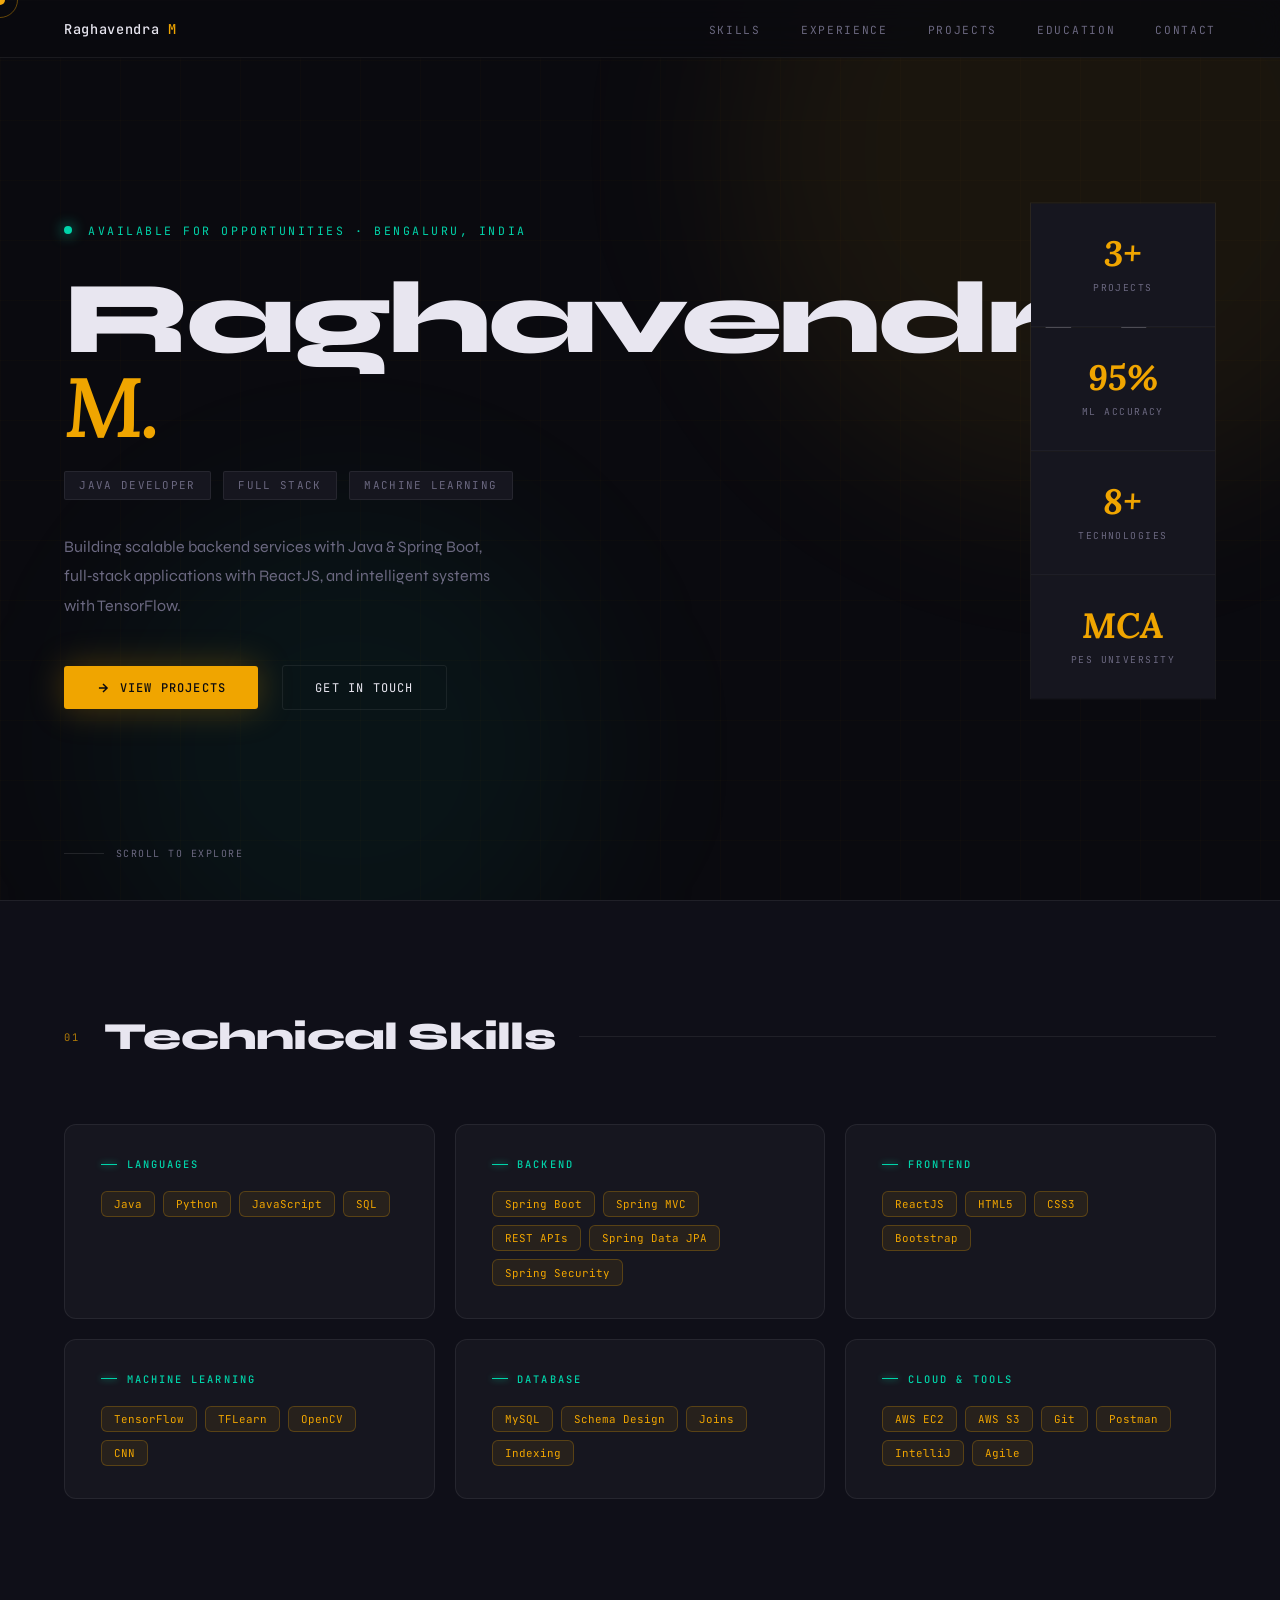
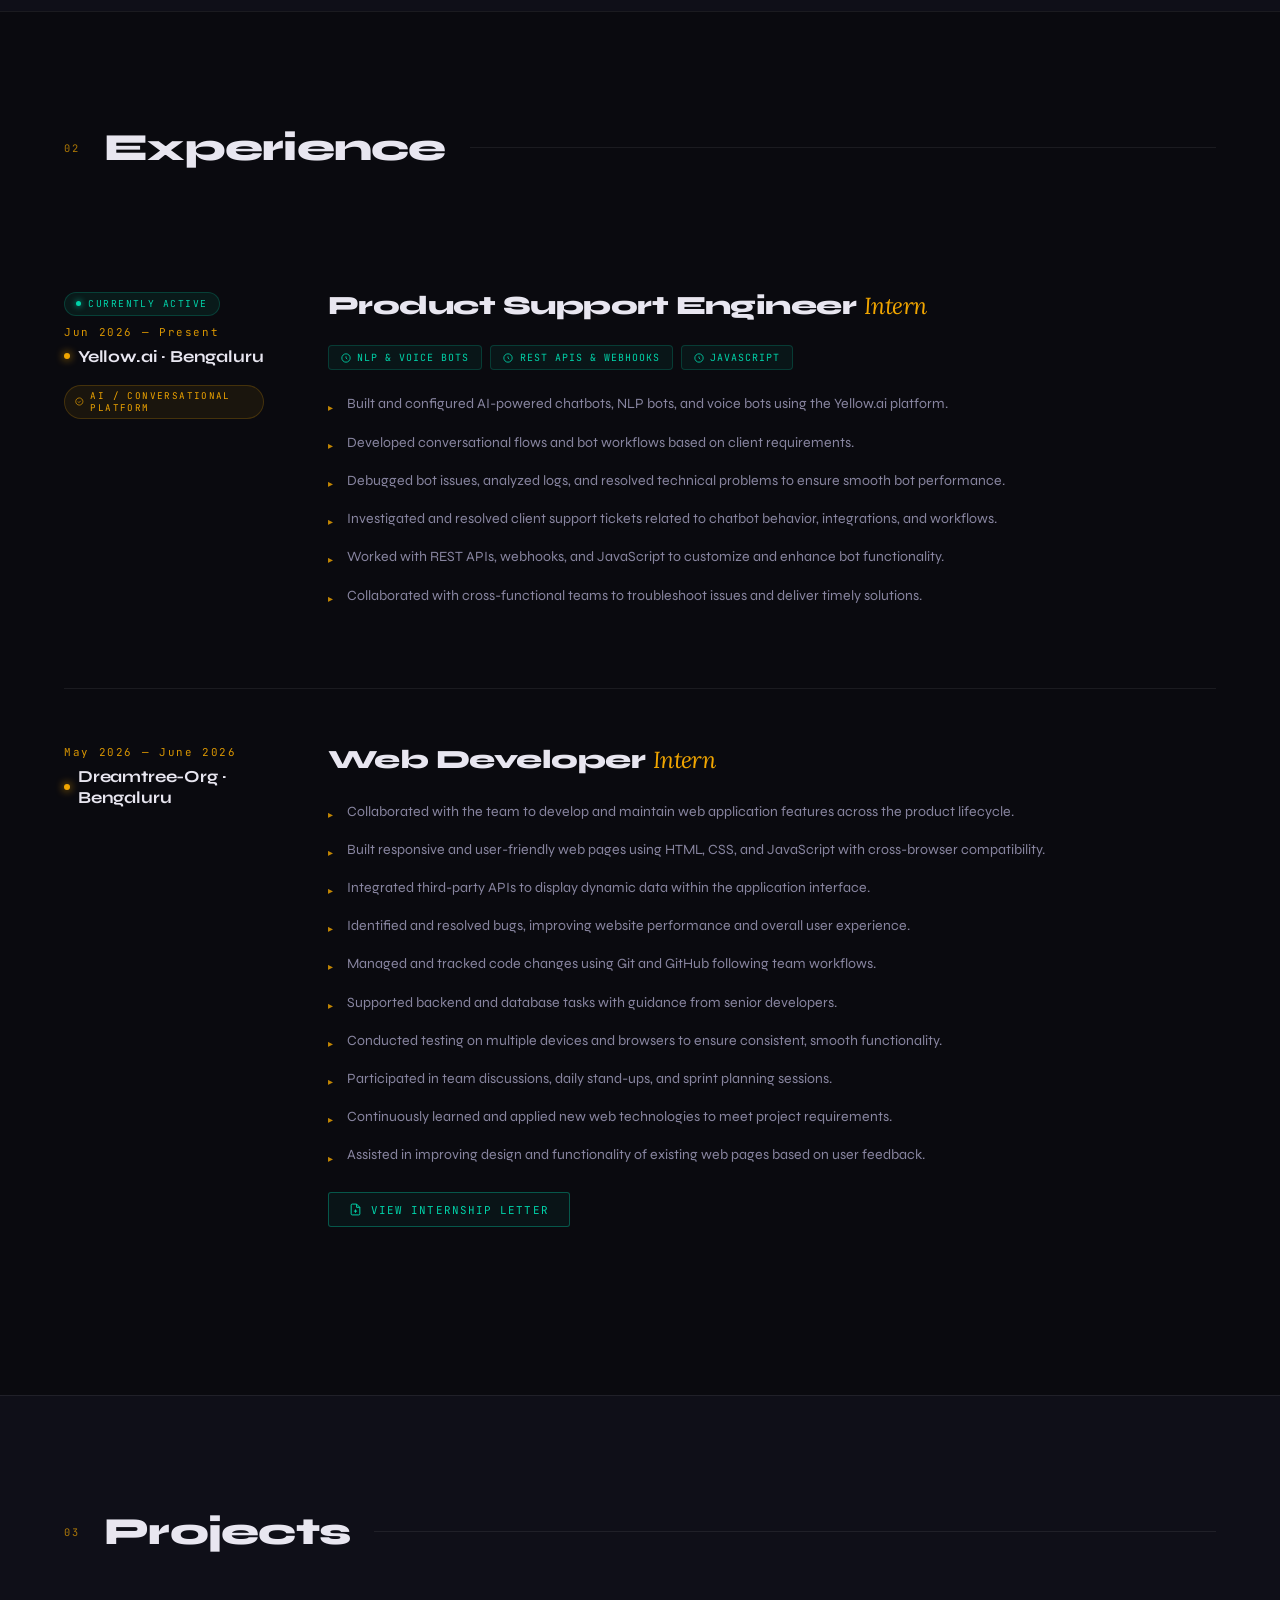
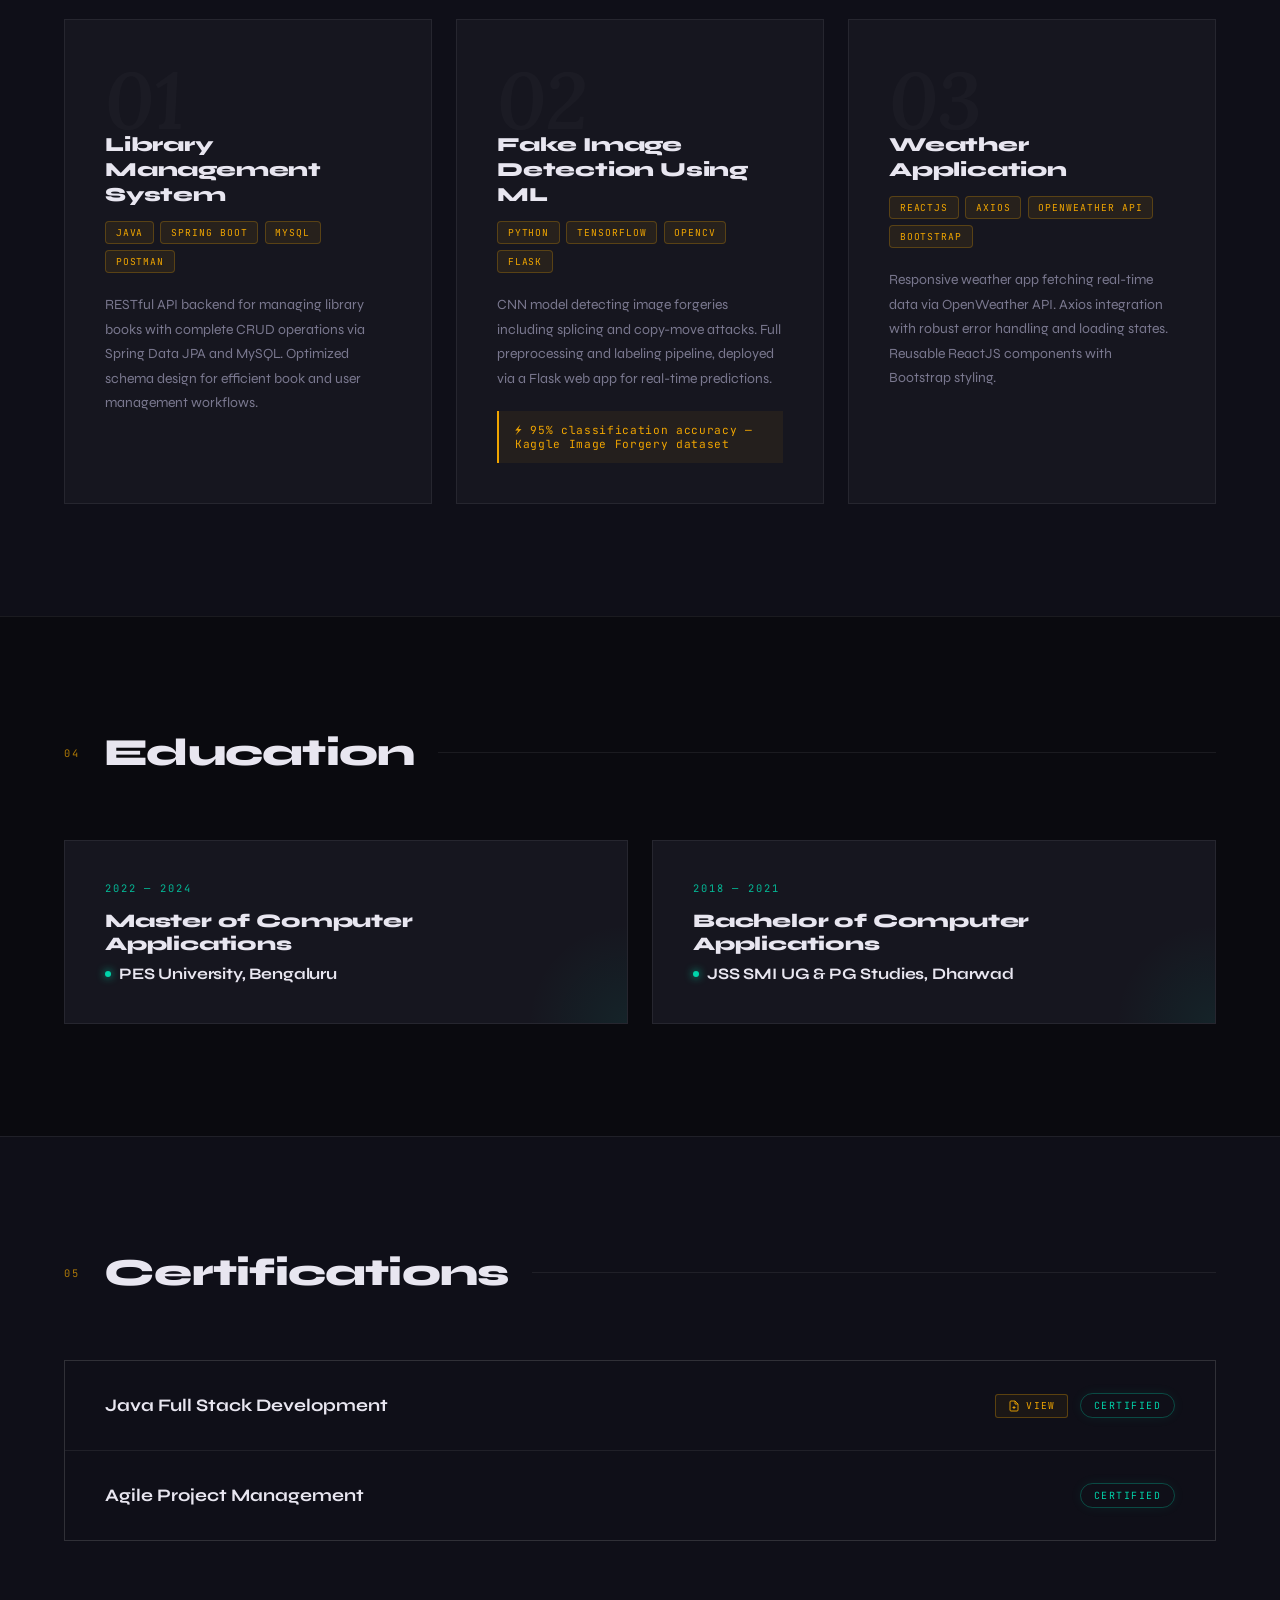
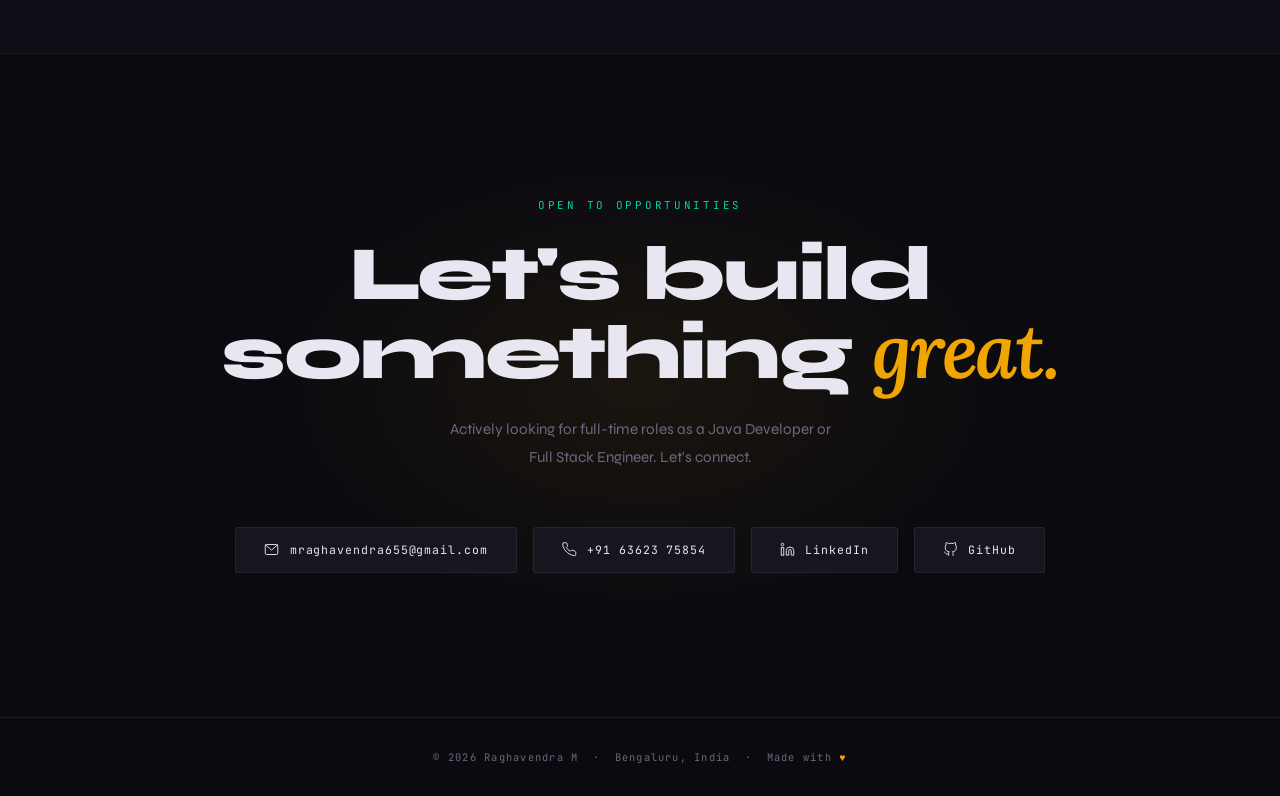
<file: index.html>
<!doctype html>
<html lang="en">
  <head>
    <meta charset="UTF-8" />
    <meta name="viewport" content="width=device-width, initial-scale=1.0" />
    <title>Raghavendra M — Java Developer</title>
    <link
      href="https://fonts.googleapis.com/css2?family=Syne:wght@400;500;600;700;800&family=JetBrains+Mono:wght@300;400;500&family=Lora:ital,wght@0,400;1,400;1,600&display=swap"
      rel="stylesheet"
    />
    <link rel="stylesheet" href="styles.css" />
  </head>
  <body>
    <div class="cursor" id="cursor"></div>
    <div class="cursor-ring" id="cursorRing"></div>

    <!-- NAV -->
    <nav>
      <a class="nav-logo" href="#hero">Raghavendra <span>M</span></a>
      <ul class="nav-links">
        <li><a href="#skills">Skills</a></li>
        <li><a href="#experience">Experience</a></li>
        <li><a href="#projects">Projects</a></li>
        <li><a href="#education">Education</a></li>
        <li><a href="#contact">Contact</a></li>
      </ul>
    </nav>

    <!-- HERO -->
    <section id="hero">
      <div class="glow-orb orb1"></div>
      <div class="glow-orb orb2"></div>

      <div class="hero-inner">
        <div class="hero-eyebrow">
          <div class="eyebrow-dot"></div>
          <span>Available for opportunities · Bengaluru, India</span>
        </div>

        <h1 class="hero-name">
          <span class="line1">Raghavendra</span>
          <span class="line2">M.</span>
        </h1>

        <div class="hero-badges">
          <span class="hero-badge">Java Developer</span>
          <span class="hero-badge">Full Stack</span>
          <span class="hero-badge">Machine Learning</span>
        </div>

        <p class="hero-desc">
          Building scalable backend services with Java &amp; Spring Boot,
          full‑stack applications with ReactJS, and intelligent systems with
          TensorFlow.
        </p>

        <div class="hero-actions">
          <a href="#projects" class="btn btn-primary">
            <svg width="14" height="14" viewBox="0 0 24 24" fill="none" stroke="currentColor" stroke-width="2.5">
              <path d="M5 12h14M12 5l7 7-7 7" />
            </svg>
            View Projects
          </a>
          <a href="mailto:mraghavendra655@gmail.com" class="btn btn-ghost">Get In Touch</a>
        </div>
      </div>

      <div class="hero-stats-strip">
        <div class="hstat">
          <span class="hstat-n">3+</span><span class="hstat-l">Projects</span>
        </div>
        <div class="hstat">
          <span class="hstat-n">95%</span><span class="hstat-l">ML Accuracy</span>
        </div>
        <div class="hstat">
          <span class="hstat-n">8+</span><span class="hstat-l">Technologies</span>
        </div>
        <div class="hstat">
          <span class="hstat-n">MCA</span><span class="hstat-l">PES University</span>
        </div>
      </div>

      <div class="scroll-hint">
        <div class="scroll-line"></div>
        Scroll to explore
      </div>
    </section>

    <!-- SKILLS -->
    <section id="skills">
      <div class="sec-head">
        <span class="sec-num">01</span>
        <h2 class="sec-title">Technical Skills</h2>
        <div class="sec-line"></div>
      </div>
      <div class="skills-grid reveal">
        <div class="skill-cat">
          <div class="skill-cat-label">Languages</div>
          <div class="skill-tags">
            <span class="skill-tag">Java</span>
            <span class="skill-tag">Python</span>
            <span class="skill-tag">JavaScript</span>
            <span class="skill-tag">SQL</span>
          </div>
        </div>
        <div class="skill-cat">
          <div class="skill-cat-label">Backend</div>
          <div class="skill-tags">
            <span class="skill-tag">Spring Boot</span>
            <span class="skill-tag">Spring MVC</span>
            <span class="skill-tag">REST APIs</span>
            <span class="skill-tag">Spring Data JPA</span>
            <span class="skill-tag">Spring Security</span>
          </div>
        </div>
        <div class="skill-cat">
          <div class="skill-cat-label">Frontend</div>
          <div class="skill-tags">
            <span class="skill-tag">ReactJS</span>
            <span class="skill-tag">HTML5</span>
            <span class="skill-tag">CSS3</span>
            <span class="skill-tag">Bootstrap</span>
          </div>
        </div>
        <div class="skill-cat">
          <div class="skill-cat-label">Machine Learning</div>
          <div class="skill-tags">
            <span class="skill-tag">TensorFlow</span>
            <span class="skill-tag">TFLearn</span>
            <span class="skill-tag">OpenCV</span>
            <span class="skill-tag">CNN</span>
          </div>
        </div>
        <div class="skill-cat">
          <div class="skill-cat-label">Database</div>
          <div class="skill-tags">
            <span class="skill-tag">MySQL</span>
            <span class="skill-tag">Schema Design</span>
            <span class="skill-tag">Joins</span>
            <span class="skill-tag">Indexing</span>
          </div>
        </div>
        <div class="skill-cat">
          <div class="skill-cat-label">Cloud & Tools</div>
          <div class="skill-tags">
            <span class="skill-tag">AWS EC2</span>
            <span class="skill-tag">AWS S3</span>
            <span class="skill-tag">Git</span>
            <span class="skill-tag">Postman</span>
            <span class="skill-tag">IntelliJ</span>
            <span class="skill-tag">Agile</span>
          </div>
        </div>
      </div>
    </section>

    <!-- EXPERIENCE -->
    <section id="experience">
      <div class="sec-head">
        <span class="sec-num">02</span>
        <h2 class="sec-title">Experience</h2>
        <div class="sec-line"></div>
      </div>

      <!-- Yellow.ai (newest / current) -->
      <div class="exp-item reveal">
        <div class="exp-meta">
          <div class="exp-active-badge">
            <span class="dot"></span>
            Currently Active
          </div>
          <div class="exp-period">Jun 2026 — Present</div>
          <div class="exp-co">Yellow.ai · Bengaluru</div>
          <div class="exp-company-tag">
            <svg width="11" height="11" fill="none" stroke="currentColor" stroke-width="1.8" viewBox="0 0 24 24">
              <path d="M12 2C6.48 2 2 6.48 2 12s4.48 10 10 10 10-4.48 10-10S17.52 2 12 2z"/>
              <path d="M8 12l3 3 5-5"/>
            </svg>
            AI / Conversational Platform
          </div>
        </div>
        <div>
          <h3 class="exp-role">Product Support Engineer <em>Intern</em></h3>
          <div class="exp-highlights">
            <div class="exp-highlight-chip">
              <svg width="10" height="10" fill="none" stroke="currentColor" stroke-width="2" viewBox="0 0 24 24">
                <circle cx="12" cy="12" r="10"/><path d="M12 8v4l3 3"/>
              </svg>
              NLP &amp; Voice Bots
            </div>
            <div class="exp-highlight-chip">
              <svg width="10" height="10" fill="none" stroke="currentColor" stroke-width="2" viewBox="0 0 24 24">
                <circle cx="12" cy="12" r="10"/><path d="M12 8v4l3 3"/>
              </svg>
              REST APIs &amp; Webhooks
            </div>
            <div class="exp-highlight-chip">
              <svg width="10" height="10" fill="none" stroke="currentColor" stroke-width="2" viewBox="0 0 24 24">
                <circle cx="12" cy="12" r="10"/><path d="M12 8v4l3 3"/>
              </svg>
              JavaScript
            </div>
          </div>
          <ul class="exp-points">
            <li>Built and configured AI-powered chatbots, NLP bots, and voice bots using the Yellow.ai platform.</li>
            <li>Developed conversational flows and bot workflows based on client requirements.</li>
            <li>Debugged bot issues, analyzed logs, and resolved technical problems to ensure smooth bot performance.</li>
            <li>Investigated and resolved client support tickets related to chatbot behavior, integrations, and workflows.</li>
            <li>Worked with REST APIs, webhooks, and JavaScript to customize and enhance bot functionality.</li>
            <li>Collaborated with cross-functional teams to troubleshoot issues and deliver timely solutions.</li>
          </ul>
        </div>
      </div>

      <!-- Dreamtree-Org -->
      <div class="exp-item reveal">
        <div class="exp-meta">
          <div class="exp-period">May 2026 — June 2026</div>
          <div class="exp-co">Dreamtree-Org · Bengaluru</div>
        </div>
        <div>
          <h3 class="exp-role">Web Developer <em>Intern</em></h3>
          <ul class="exp-points">
            <li>Collaborated with the team to develop and maintain web application features across the product lifecycle.</li>
            <li>Built responsive and user-friendly web pages using HTML, CSS, and JavaScript with cross-browser compatibility.</li>
            <li>Integrated third-party APIs to display dynamic data within the application interface.</li>
            <li>Identified and resolved bugs, improving website performance and overall user experience.</li>
            <li>Managed and tracked code changes using Git and GitHub following team workflows.</li>
            <li>Supported backend and database tasks with guidance from senior developers.</li>
            <li>Conducted testing on multiple devices and browsers to ensure consistent, smooth functionality.</li>
            <li>Participated in team discussions, daily stand-ups, and sprint planning sessions.</li>
            <li>Continuously learned and applied new web technologies to meet project requirements.</li>
            <li>Assisted in improving design and functionality of existing web pages based on user feedback.</li>
          </ul>
          <a
            href="https://drive.google.com/file/d/1ZuC4lH9GkZEpxcIn4OFbIiVFKNxy6JQY/view?usp=sharing"
            target="_blank"
            rel="noopener noreferrer"
            class="view-letter-btn"
          >
            <svg width="13" height="13" fill="none" stroke="currentColor" stroke-width="1.8" viewBox="0 0 24 24">
              <path d="M14 2H6a2 2 0 0 0-2 2v16a2 2 0 0 0 2 2h12a2 2 0 0 0 2-2V8z"/>
              <polyline points="14,2 14,8 20,8"/>
              <line x1="12" y1="18" x2="12" y2="12"/>
              <line x1="9" y1="15" x2="15" y2="15"/>
            </svg>
            View Internship Letter
          </a>
        </div>
      </div>

      <!-- Kodnest Technologies -->
      <!--<div class="exp-item reveal">-->
      <!--  <div class="exp-meta">-->
      <!--    <div class="exp-period">Jun 2025 — Feb 2026</div>-->
      <!--    <div class="exp-co">Kodnest Technologies · Bengaluru</div>-->
      <!--  </div>-->
      <!--  <div>-->
      <!--    <h3 class="exp-role">Software Development <em>Intern</em></h3>-->
      <!--    <ul class="exp-points">-->
      <!--      <li>Developed backend applications using Java, Spring Boot, and Spring MVC.</li>-->
      <!--      <li>Implemented secure authentication and authorization using Spring Security.</li>-->
      <!--      <li>Built RESTful APIs and integrated them with ReactJS frontend applications.</li>-->
      <!--      <li>Designed and managed relational databases using MySQL with optimized schemas.</li>-->
      <!--      <li>Implemented data persistence using Spring Data JPA for reliable data operations.</li>-->
      <!--      <li>Collaborated in an Agile development environment using Git for version control.</li>-->
      <!--    </ul>-->
      <!--  </div>-->
      <!--</div>-->
    </section>

    <!-- PROJECTS -->
    <section id="projects">
      <div class="sec-head">
        <span class="sec-num">03</span>
        <h2 class="sec-title">Projects</h2>
        <div class="sec-line"></div>
      </div>
      <div class="proj-grid">
        <div class="proj-card reveal">
          <div class="proj-num">01</div>
          <h3 class="proj-title">Library Management System</h3>
          <div class="proj-stack">
            <span class="proj-tech">Java</span>
            <span class="proj-tech">Spring Boot</span>
            <span class="proj-tech">MySQL</span>
            <span class="proj-tech">Postman</span>
          </div>
          <p class="proj-desc">
            RESTful API backend for managing library books with complete CRUD
            operations via Spring Data JPA and MySQL. Optimized schema design
            for efficient book and user management workflows.
          </p>
        </div>
        <div class="proj-card reveal">
          <div class="proj-num">02</div>
          <h3 class="proj-title">Fake Image Detection Using ML</h3>
          <div class="proj-stack">
            <span class="proj-tech">Python</span>
            <span class="proj-tech">TensorFlow</span>
            <span class="proj-tech">OpenCV</span>
            <span class="proj-tech">Flask</span>
          </div>
          <p class="proj-desc">
            CNN model detecting image forgeries including splicing and copy-move
            attacks. Full preprocessing and labeling pipeline, deployed via a
            Flask web app for real-time predictions.
          </p>
          <div class="proj-accent">
            ⚡ 95% classification accuracy — Kaggle Image Forgery dataset
          </div>
        </div>
        <div class="proj-card reveal">
          <div class="proj-num">03</div>
          <h3 class="proj-title">Weather Application</h3>
          <div class="proj-stack">
            <span class="proj-tech">ReactJS</span>
            <span class="proj-tech">Axios</span>
            <span class="proj-tech">OpenWeather API</span>
            <span class="proj-tech">Bootstrap</span>
          </div>
          <p class="proj-desc">
            Responsive weather app fetching real-time data via OpenWeather API.
            Axios integration with robust error handling and loading states.
            Reusable ReactJS components with Bootstrap styling.
          </p>
        </div>
      </div>
    </section>

    <!-- EDUCATION -->
    <section id="education">
      <div class="sec-head">
        <span class="sec-num">04</span>
        <h2 class="sec-title">Education</h2>
        <div class="sec-line"></div>
      </div>
      <div class="edu-grid reveal">
        <div class="edu-card">
          <div class="edu-period">2022 — 2024</div>
          <div class="edu-degree">Master of Computer Applications</div>
          <div class="edu-school">PES University, Bengaluru</div>
        </div>
        <div class="edu-card">
          <div class="edu-period">2018 — 2021</div>
          <div class="edu-degree">Bachelor of Computer Applications</div>
          <div class="edu-school">JSS SMI UG &amp; PG Studies, Dharwad</div>
        </div>
      </div>
    </section>

    <!-- CERTIFICATIONS -->
    <section id="certifications">
      <div class="sec-head">
        <span class="sec-num">05</span>
        <h2 class="sec-title">Certifications</h2>
        <div class="sec-line"></div>
      </div>
      <div class="cert-list reveal">
        <div class="cert-item">
          <span class="cert-name">Java Full Stack Development</span>
          <div class="cert-right">
            <a
              href="https://drive.google.com/file/d/1qPHASPeHGAKbClj_C0sAdMEEumInwFrx/view?usp=sharing"
              target="_blank"
              rel="noopener noreferrer"
              class="cert-view-btn"
            >
              <svg width="12" height="12" fill="none" stroke="currentColor" stroke-width="1.8" viewBox="0 0 24 24">
                <path d="M14 2H6a2 2 0 0 0-2 2v16a2 2 0 0 0 2 2h12a2 2 0 0 0 2-2V8z"/>
                <polyline points="14,2 14,8 20,8"/>
                <line x1="12" y1="18" x2="12" y2="12"/>
                <line x1="9" y1="15" x2="15" y2="15"/>
              </svg>
              View
            </a>
            <span class="cert-pill">Certified</span>
          </div>
        </div>
        <div class="cert-item">
          <span class="cert-name">Agile Project Management</span>
          <span class="cert-pill">Certified</span>
        </div>
      </div>
    </section>

    <!-- CONTACT -->
    <section id="contact">
      <div class="contact-glow"></div>
      <p class="contact-tag">Open to Opportunities</p>
      <h2 class="contact-title">Let's build<br />something <em>great.</em></h2>
      <p class="contact-sub">
        Actively looking for full-time roles as a Java Developer or Full Stack
        Engineer. Let's connect.
      </p>
      <div class="contact-links">
        <a class="contact-link" href="mailto:mraghavendra655@gmail.com">
          <svg width="15" height="15" fill="none" stroke="currentColor" stroke-width="1.5" viewBox="0 0 24 24">
            <rect x="2" y="4" width="20" height="16" rx="2" />
            <path d="m2 4 10 9 10-9" />
          </svg>
          mraghavendra655@gmail.com
        </a>
        <a class="contact-link" href="tel:+916362375854">
          <svg width="15" height="15" fill="none" stroke="currentColor" stroke-width="1.5" viewBox="0 0 24 24">
            <path d="M22 16.92v3a2 2 0 0 1-2.18 2 19.79 19.79 0 0 1-8.63-3.07A19.5 19.5 0 0 1 4.07 12a19.79 19.79 0 0 1-3.07-8.67A2 2 0 0 1 3 1.18h3a2 2 0 0 1 2 1.72c.127.96.361 1.903.7 2.81a2 2 0 0 1-.45 2.11L7.09 8.91a16 16 0 0 0 6 6l1.27-1.27a2 2 0 0 1 2.11-.45c.907.339 1.85.573 2.81.7a2 2 0 0 1 1.72 2.02z" />
          </svg>
          +91 63623 75854
        </a>
        <a class="contact-link" href="https://linkedin.com/in/raghavendramanjunath" target="_blank">
          <svg width="15" height="15" fill="none" stroke="currentColor" stroke-width="1.5" viewBox="0 0 24 24">
            <path d="M16 8a6 6 0 0 1 6 6v7h-4v-7a2 2 0 0 0-2-2 2 2 0 0 0-2 2v7h-4v-7a6 6 0 0 1 6-6z" />
            <rect x="2" y="9" width="4" height="12" />
            <circle cx="4" cy="4" r="2" />
          </svg>
          LinkedIn
        </a>
        <a class="contact-link" href="https://github.com/Bunty-M" target="_blank" rel="noopener noreferrer">
          <svg width="15" height="15" fill="none" stroke="currentColor" stroke-width="1.5" viewBox="0 0 24 24">
            <path d="M9 19c-5 1.5-5-2.5-7-3m14 6v-3.87a3.37 3.37 0 0 0-.94-2.61c3.14-.35 6.44-1.54 6.44-7A5.44 5.44 0 0 0 20 4.77 5.07 5.07 0 0 0 19.91 1S18.73.65 16 2.48a13.38 13.38 0 0 0-7 0C6.27.65 5.09 1 5.09 1A5.07 5.07 0 0 0 5 4.77a5.44 5.44 0 0 0-1.5 3.78c0 5.42 3.3 6.61 6.44 7A3.37 3.37 0 0 0 9 18.13V22" />
          </svg>
          GitHub
        </a>
      </div>
    </section>

    <footer>
      <p>© 2026 Raghavendra M &nbsp;·&nbsp; Bengaluru, India &nbsp;·&nbsp; Made with <span>♥</span></p>
    </footer>

    <script src="script.js"></script>
  </body>
</html>
</file>
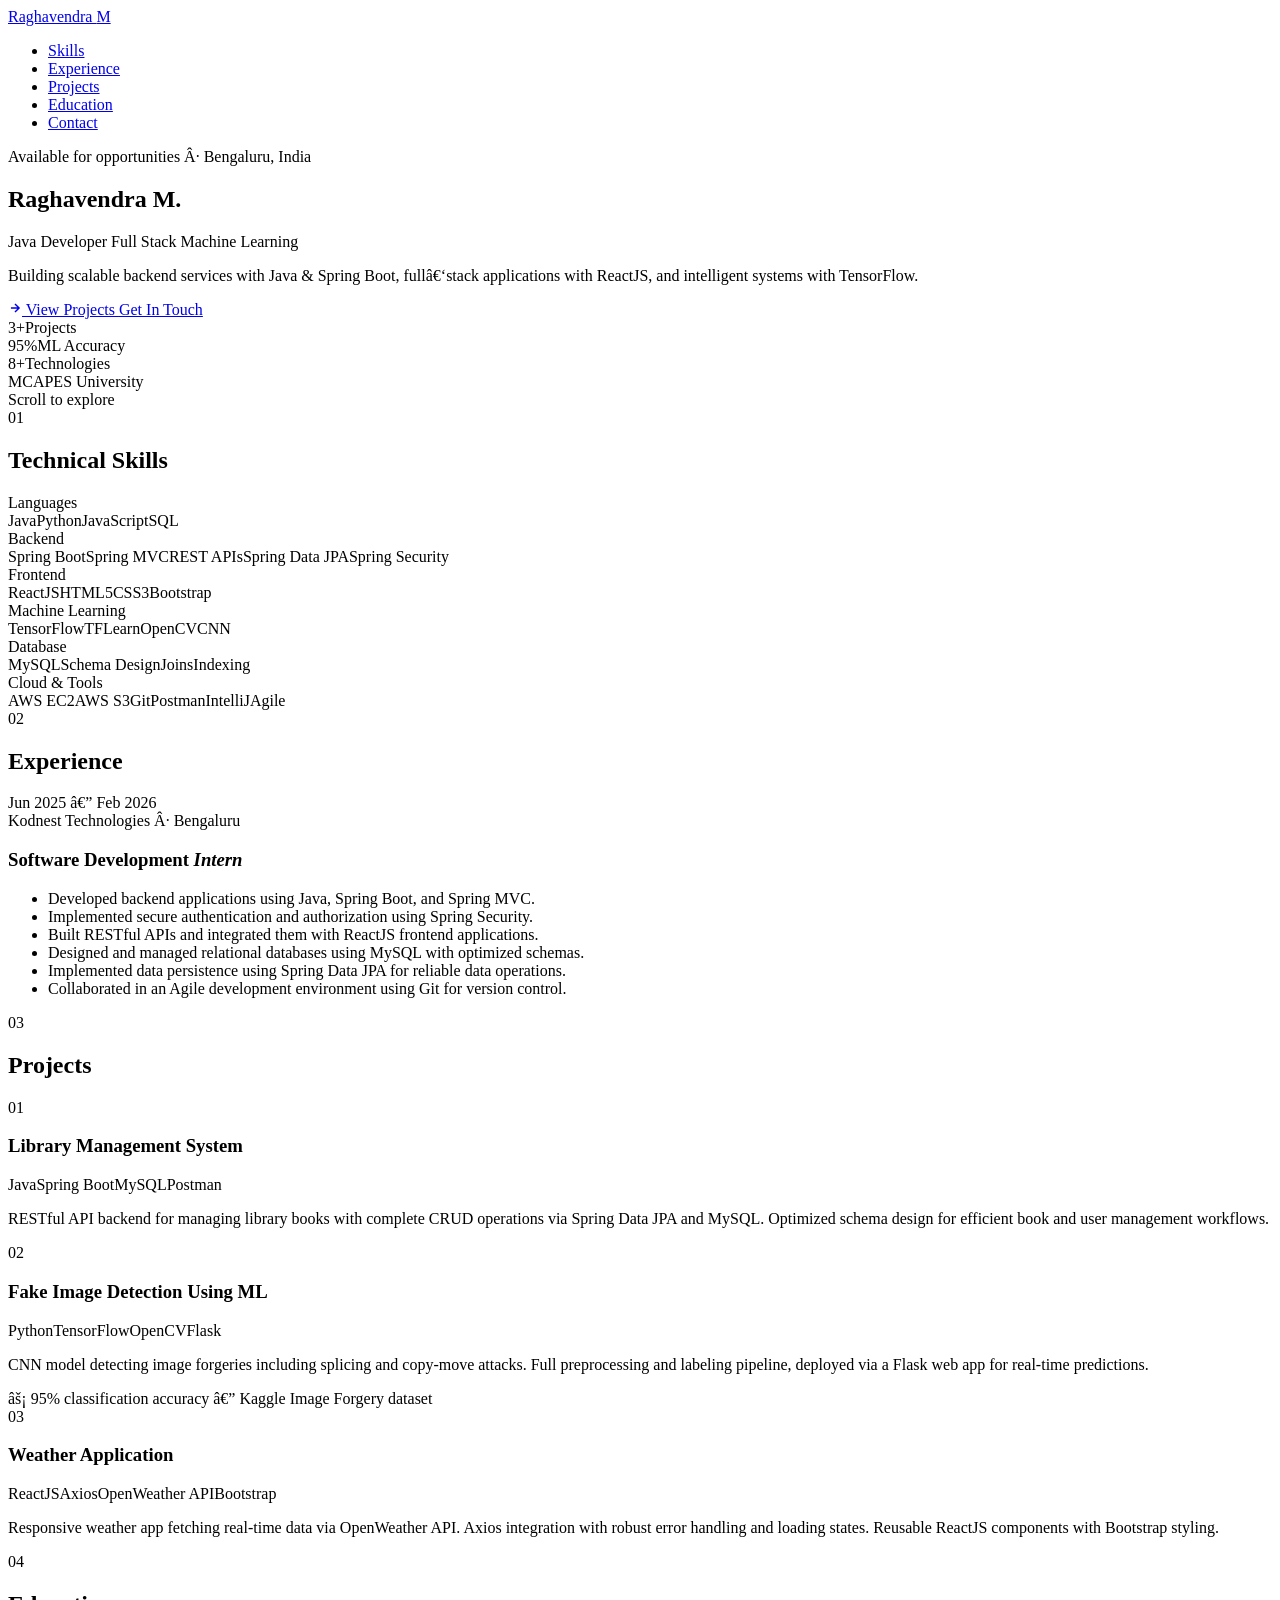
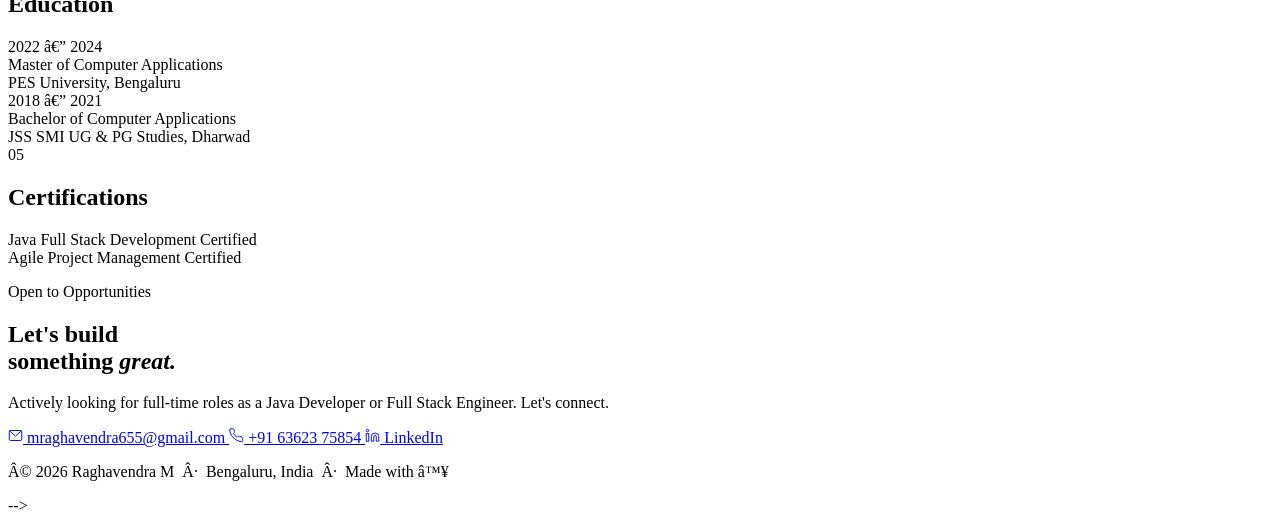
<file: index1.html>
<!-- <!doctype html>
<html lang="en">
  <head>
    <meta charset="UTF-8" />
    <meta name="viewport" content="width=device-width, initial-scale=1.0" />
    <title>Raghavendra M — Java Developer</title>
    <link
      href="https://fonts.googleapis.com/css2?family=Syne:wght@400;500;600;700;800&family=JetBrains+Mono:wght@300;400;500&family=Lora:ital,wght@0,400;1,400;1,600&display=swap"
      rel="stylesheet"
    />
    <style>
      :root {
        --bg: #0a0a0f;
        --bg2: #0f0f18;
        --bg3: #13131e;
        --surface: #16161f;
        --border: rgba(255, 255, 255, 0.07);
        --gold: #f0a500;
        --gold2: #ffcc55;
        --teal: #00d4aa;
        --text: #e8e6f0;
        --muted: #6b6880;
        --subtle: #2a2838;
      }

      *,
      *::before,
      *::after {
        box-sizing: border-box;
        margin: 0;
        padding: 0;
      }
      html {
        scroll-behavior: smooth;
      }

      body {
        font-family: "Syne", sans-serif;
        background: var(--bg);
        color: var(--text);
        overflow-x: hidden;
        cursor: none;
      }

      /* CURSOR */
      .cursor {
        position: fixed;
        width: 10px;
        height: 10px;
        background: var(--gold);
        border-radius: 50%;
        pointer-events: none;
        z-index: 99999;
        transform: translate(-50%, -50%);
        transition:
          width 0.3s,
          height 0.3s;
        mix-blend-mode: screen;
      }
      .cursor-ring {
        position: fixed;
        width: 36px;
        height: 36px;
        border: 1.5px solid rgba(240, 165, 0, 0.4);
        border-radius: 50%;
        pointer-events: none;
        z-index: 99998;
        transform: translate(-50%, -50%);
        transition:
          width 0.3s,
          height 0.3s;
      }

      /* GRID OVERLAY */
      body::before {
        content: "";
        position: fixed;
        inset: 0;
        background-image:
          linear-gradient(rgba(240, 165, 0, 0.018) 1px, transparent 1px),
          linear-gradient(90deg, rgba(240, 165, 0, 0.018) 1px, transparent 1px);
        background-size: 60px 60px;
        pointer-events: none;
        z-index: 0;
      }

      /* NAV */
      nav {
        position: fixed;
        top: 0;
        left: 0;
        right: 0;
        z-index: 500;
        display: flex;
        align-items: center;
        justify-content: space-between;
        padding: 1.2rem 4rem;
        background: rgba(10, 10, 15, 0.85);
        backdrop-filter: blur(20px);
        border-bottom: 1px solid var(--border);
      }

      .nav-logo {
        font-family: "JetBrains Mono", monospace;
        font-size: 0.85rem;
        font-weight: 500;
        color: var(--text);
        text-decoration: none;
        letter-spacing: 0.05em;
      }
      .nav-logo span {
        color: var(--gold);
      }

      .nav-links {
        display: flex;
        gap: 2.5rem;
        list-style: none;
      }
      .nav-links a {
        font-family: "JetBrains Mono", monospace;
        font-size: 0.7rem;
        letter-spacing: 0.15em;
        text-transform: uppercase;
        color: var(--muted);
        text-decoration: none;
        transition: color 0.2s;
        position: relative;
      }
      .nav-links a::after {
        content: "";
        position: absolute;
        bottom: -4px;
        left: 0;
        width: 0;
        height: 1px;
        background: var(--gold);
        transition: width 0.3s;
      }
      .nav-links a:hover {
        color: var(--gold);
      }
      .nav-links a:hover::after {
        width: 100%;
      }

      /* HERO */
      #hero {
        min-height: 100vh;
        display: flex;
        flex-direction: column;
        justify-content: center;
        padding: 7rem 4rem 5rem;
        position: relative;
        overflow: hidden;
      }

      .glow-orb {
        position: absolute;
        border-radius: 50%;
        pointer-events: none;
        filter: blur(80px);
      }
      .orb1 {
        width: 700px;
        height: 700px;
        background: rgba(240, 165, 0, 0.07);
        top: -200px;
        right: -150px;
        animation: pulse 7s ease-in-out infinite;
      }
      .orb2 {
        width: 500px;
        height: 500px;
        background: rgba(0, 212, 170, 0.05);
        bottom: -100px;
        left: 100px;
        animation: pulse 9s ease-in-out infinite reverse;
      }

      @keyframes pulse {
        0%,
        100% {
          transform: scale(1);
          opacity: 1;
        }
        50% {
          transform: scale(1.2);
          opacity: 0.6;
        }
      }

      .hero-inner {
        position: relative;
        z-index: 2;
        max-width: 1100px;
      }

      .hero-eyebrow {
        display: flex;
        align-items: center;
        gap: 1rem;
        margin-bottom: 2rem;
        opacity: 0;
        animation: fadeUp 0.7s ease forwards 0.1s;
      }
      .eyebrow-dot {
        width: 8px;
        height: 8px;
        background: var(--teal);
        border-radius: 50%;
        box-shadow: 0 0 14px var(--teal);
        animation: blink 2.5s ease infinite;
      }
      @keyframes blink {
        0%,
        100% {
          opacity: 1;
        }
        50% {
          opacity: 0.25;
        }
      }

      .hero-eyebrow span {
        font-family: "JetBrains Mono", monospace;
        font-size: 0.72rem;
        letter-spacing: 0.22em;
        text-transform: uppercase;
        color: var(--teal);
      }

      .hero-name {
        font-size: clamp(4rem, 8vw, 9rem);
        font-weight: 800;
        line-height: 0.95;
        margin-bottom: 1.5rem;
        letter-spacing: -0.03em;
        opacity: 0;
        animation: fadeUp 0.8s ease forwards 0.3s;
      }
      .hero-name .line1 {
        display: block;
        color: var(--text);
      }
      .hero-name .line2 {
        display: block;
        font-family: "Lora", serif;
        font-style: italic;
        font-weight: 600;
        color: var(--gold);
        font-size: 0.82em;
      }

      .hero-badges {
        display: flex;
        flex-wrap: wrap;
        align-items: center;
        gap: 0.75rem;
        margin-bottom: 2rem;
        opacity: 0;
        animation: fadeUp 0.8s ease forwards 0.5s;
      }
      .hero-badge {
        font-family: "JetBrains Mono", monospace;
        font-size: 0.68rem;
        letter-spacing: 0.12em;
        text-transform: uppercase;
        padding: 0.4rem 0.9rem;
        border: 1px solid var(--border);
        color: var(--muted);
        border-radius: 2px;
        background: var(--surface);
        transition: all 0.2s;
      }
      .hero-badge:hover {
        border-color: var(--gold);
        color: var(--gold);
      }

      .hero-desc {
        font-size: 1rem;
        line-height: 1.85;
        color: var(--muted);
        max-width: 50ch;
        margin-bottom: 2.8rem;
        opacity: 0;
        animation: fadeUp 0.8s ease forwards 0.65s;
      }

      .hero-actions {
        display: flex;
        align-items: center;
        gap: 1.5rem;
        opacity: 0;
        animation: fadeUp 0.8s ease forwards 0.8s;
      }

      .btn {
        display: inline-flex;
        align-items: center;
        gap: 0.6rem;
        padding: 0.85rem 2rem;
        font-family: "JetBrains Mono", monospace;
        font-size: 0.75rem;
        letter-spacing: 0.1em;
        text-transform: uppercase;
        text-decoration: none;
        border-radius: 3px;
        transition: all 0.25s;
        cursor: none;
        border: none;
      }
      .btn-primary {
        background: var(--gold);
        color: #0a0a0f;
        font-weight: 500;
        box-shadow: 0 0 35px rgba(240, 165, 0, 0.28);
      }
      .btn-primary:hover {
        background: var(--gold2);
        box-shadow: 0 0 55px rgba(240, 165, 0, 0.45);
        transform: translateY(-2px);
      }
      .btn-ghost {
        background: transparent;
        color: var(--text);
        border: 1px solid var(--border);
      }
      .btn-ghost:hover {
        border-color: var(--gold);
        color: var(--gold);
        transform: translateY(-2px);
      }

      /* Stats strip */
      .hero-stats-strip {
        position: absolute;
        right: 4rem;
        top: 50%;
        transform: translateY(-50%);
        display: flex;
        flex-direction: column;
        gap: 0;
        border: 1px solid var(--border);
        z-index: 2;
        opacity: 0;
        animation: fadeIn 1s ease forwards 1s;
      }
      .hstat {
        padding: 2rem 2.5rem;
        border-bottom: 1px solid var(--border);
        text-align: center;
        background: var(--surface);
        transition: background 0.3s;
      }
      .hstat:last-child {
        border-bottom: none;
      }
      .hstat:hover {
        background: var(--bg3);
      }
      .hstat-n {
        display: block;
        font-size: 2.2rem;
        font-weight: 800;
        color: var(--gold);
        line-height: 1;
        margin-bottom: 0.3rem;
        font-family: "Lora", serif;
        font-style: italic;
      }
      .hstat-l {
        font-family: "JetBrains Mono", monospace;
        font-size: 0.6rem;
        letter-spacing: 0.15em;
        text-transform: uppercase;
        color: var(--muted);
      }

      /* Scroll hint */
      .scroll-hint {
        position: absolute;
        bottom: 2.5rem;
        left: 4rem;
        display: flex;
        align-items: center;
        gap: 0.75rem;
        font-family: "JetBrains Mono", monospace;
        font-size: 0.62rem;
        letter-spacing: 0.15em;
        color: var(--muted);
        text-transform: uppercase;
        opacity: 0;
        animation: fadeIn 1s ease forwards 1.4s;
      }
      .scroll-line {
        width: 40px;
        height: 1px;
        background: rgba(255, 255, 255, 0.1);
        position: relative;
        overflow: hidden;
      }
      .scroll-line::after {
        content: "";
        position: absolute;
        top: 0;
        left: -100%;
        width: 100%;
        height: 100%;
        background: var(--gold);
        animation: slideIn 2s ease infinite;
      }
      @keyframes slideIn {
        to {
          left: 100%;
        }
      }

      /* SECTIONS */
      section {
        position: relative;
        z-index: 2;
        padding: 7rem 4rem;
        border-top: 1px solid var(--border);
      }

      .sec-head {
        display: flex;
        align-items: center;
        gap: 1.5rem;
        margin-bottom: 4rem;
      }
      .sec-num {
        font-family: "JetBrains Mono", monospace;
        font-size: 0.65rem;
        letter-spacing: 0.2em;
        color: var(--gold);
        opacity: 0.7;
      }
      .sec-title {
        font-size: clamp(1.8rem, 3vw, 2.8rem);
        font-weight: 800;
        letter-spacing: -0.02em;
      }
      .sec-line {
        flex: 1;
        height: 1px;
        background: var(--border);
      }

      /* SKILLS */
      #skills {
        background: var(--bg2);
      }
      .skills-grid {
        display: grid;
        grid-template-columns: repeat(auto-fit, minmax(280px, 1fr));
        gap: 1.25rem;
      }
      .skill-cat {
        padding: 2rem 2.25rem;
        background: var(--surface);
        border: 1px solid var(--border);
        border-radius: 12px;
        transition:
          border-color 0.3s,
          transform 0.3s,
          box-shadow 0.3s;
      }
      .skill-cat:hover {
        border-color: rgba(0, 212, 170, 0.25);
        transform: translateY(-4px);
        box-shadow:
          0 16px 40px rgba(0, 0, 0, 0.3),
          0 0 20px rgba(0, 212, 170, 0.04);
      }
      .skill-cat-label {
        font-family: "JetBrains Mono", monospace;
        font-size: 0.65rem;
        letter-spacing: 0.2em;
        text-transform: uppercase;
        color: var(--teal);
        margin-bottom: 1.25rem;
        display: flex;
        align-items: center;
        gap: 0.6rem;
        font-weight: 500;
      }
      .skill-cat-label::before {
        content: "";
        width: 16px;
        height: 1px;
        background: var(--teal);
        box-shadow: 0 0 6px var(--teal);
        flex-shrink: 0;
      }
      .skill-tags {
        display: flex;
        flex-wrap: wrap;
        gap: 0.5rem;
      }
      .skill-tag {
        padding: 0.32rem 0.75rem;
        border: 1px solid var(--border);
        background: var(--subtle);
        border-radius: 6px;
        font-family: "JetBrains Mono", monospace;
        font-size: 0.68rem;
        color: #a09db8;
        transition: all 0.2s;
      }
      .skill-tag:hover {
        background: rgba(240, 165, 0, 0.1);
        border-color: rgba(240, 165, 0, 0.4);
        color: var(--gold);
        box-shadow: 0 0 12px rgba(240, 165, 0, 0.08);
      }

      /* EXPERIENCE */
      #experience {
        background: var(--bg);
      }
      .exp-item {
        display: grid;
        grid-template-columns: 200px 1fr;
        gap: 4rem;
        padding: 3.5rem 0;
        border-bottom: 1px solid var(--border);
      }
      .exp-item:last-child {
        border-bottom: none;
      }
      .exp-period {
        font-family: "JetBrains Mono", monospace;
        font-size: 0.68rem;
        letter-spacing: 0.15em;
        color: var(--gold);
        margin-bottom: 0.5rem;
        opacity: 0.8;
      }
      .exp-co {
        font-size: 0.8rem;
        color: var(--muted);
      }
      .exp-role {
        font-size: 1.65rem;
        font-weight: 800;
        letter-spacing: -0.02em;
        margin-bottom: 1.5rem;
        line-height: 1.15;
      }
      .exp-role em {
        font-family: "Lora", serif;
        font-style: italic;
        color: var(--gold);
        font-weight: 400;
        font-size: 0.88em;
      }
      .exp-points {
        display: flex;
        flex-direction: column;
        gap: 0.85rem;
      }
      .exp-points li {
        display: flex;
        gap: 0.9rem;
        align-items: flex-start;
        font-size: 0.88rem;
        line-height: 1.75;
        color: #8885a0;
        list-style: none;
      }
      .exp-points li::before {
        content: "▸";
        color: var(--gold);
        flex-shrink: 0;
        font-size: 0.65rem;
        margin-top: 0.38rem;
        opacity: 0.8;
      }

      /* PROJECTS */
      #projects {
        background: var(--bg2);
      }
      .proj-grid {
        display: grid;
        grid-template-columns: repeat(auto-fit, minmax(320px, 1fr));
        gap: 1.5rem;
      }
      .proj-card {
        background: var(--surface);
        border: 1px solid var(--border);
        padding: 2.5rem;
        position: relative;
        overflow: hidden;
        transition:
          transform 0.35s,
          box-shadow 0.35s,
          border-color 0.35s;
      }
      .proj-card::before {
        content: "";
        position: absolute;
        top: 0;
        left: 0;
        width: 100%;
        height: 2px;
        background: linear-gradient(90deg, var(--gold), var(--teal));
        transform: scaleX(0);
        transform-origin: left;
        transition: transform 0.4s ease;
      }
      .proj-card:hover {
        transform: translateY(-8px);
        box-shadow:
          0 30px 80px rgba(0, 0, 0, 0.5),
          0 0 40px rgba(240, 165, 0, 0.05);
        border-color: rgba(240, 165, 0, 0.15);
      }
      .proj-card:hover::before {
        transform: scaleX(1);
      }
      .proj-num {
        font-family: "Lora", serif;
        font-style: italic;
        font-size: 5rem;
        font-weight: 600;
        color: rgba(255, 255, 255, 0.025);
        line-height: 1;
        margin-bottom: -0.5rem;
        user-select: none;
      }
      .proj-title {
        font-size: 1.25rem;
        font-weight: 800;
        margin-bottom: 0.85rem;
        letter-spacing: -0.01em;
        line-height: 1.25;
      }
      .proj-stack {
        display: flex;
        flex-wrap: wrap;
        gap: 0.4rem;
        margin-bottom: 1.25rem;
      }
      .proj-tech {
        font-family: "JetBrains Mono", monospace;
        font-size: 0.6rem;
        letter-spacing: 0.1em;
        text-transform: uppercase;
        padding: 0.25rem 0.6rem;
        background: var(--subtle);
        border: 1px solid var(--border);
        border-radius: 2px;
        color: var(--muted);
      }
      .proj-desc {
        font-size: 0.875rem;
        line-height: 1.75;
        color: #7a788f;
      }
      .proj-accent {
        margin-top: 1.25rem;
        padding: 0.75rem 1rem;
        background: rgba(240, 165, 0, 0.06);
        border-left: 2px solid var(--gold);
        font-family: "JetBrains Mono", monospace;
        font-size: 0.7rem;
        color: var(--gold);
        letter-spacing: 0.06em;
      }

      /* EDUCATION */
      #education {
        background: var(--bg);
      }
      .edu-grid {
        display: grid;
        grid-template-columns: 1fr 1fr;
        gap: 1.5rem;
      }
      .edu-card {
        background: var(--surface);
        border: 1px solid var(--border);
        padding: 2.5rem;
        position: relative;
        overflow: hidden;
        transition:
          border-color 0.3s,
          transform 0.3s;
      }
      .edu-card:hover {
        border-color: rgba(0, 212, 170, 0.25);
        transform: translateY(-5px);
      }
      .edu-card::after {
        content: "";
        position: absolute;
        bottom: 0;
        right: 0;
        width: 100px;
        height: 100px;
        background: radial-gradient(
          circle at 100% 100%,
          rgba(0, 212, 170, 0.07),
          transparent 70%
        );
      }
      .edu-period {
        font-family: "JetBrains Mono", monospace;
        font-size: 0.65rem;
        letter-spacing: 0.18em;
        color: var(--teal);
        margin-bottom: 0.85rem;
        opacity: 0.85;
      }
      .edu-degree {
        font-size: 1.2rem;
        font-weight: 800;
        letter-spacing: -0.01em;
        margin-bottom: 0.4rem;
      }
      .edu-school {
        font-size: 0.82rem;
        color: var(--muted);
      }

      /* CERTIFICATIONS */
      #certifications {
        background: var(--bg2);
      }
      .cert-list {
        display: flex;
        flex-direction: column;
        gap: 1px;
        background: var(--border);
        border: 1px solid var(--border);
      }
      .cert-item {
        display: flex;
        align-items: center;
        justify-content: space-between;
        padding: 2rem 2.5rem;
        background: var(--bg2);
        transition: background 0.25s;
        cursor: default;
      }
      .cert-item:hover {
        background: var(--surface);
      }
      .cert-name {
        font-size: 1.1rem;
        font-weight: 700;
      }
      .cert-pill {
        font-family: "JetBrains Mono", monospace;
        font-size: 0.62rem;
        letter-spacing: 0.15em;
        text-transform: uppercase;
        color: var(--teal);
        border: 1px solid rgba(0, 212, 170, 0.3);
        padding: 0.3rem 0.8rem;
        border-radius: 20px;
        box-shadow: 0 0 12px rgba(0, 212, 170, 0.07);
      }

      /* CONTACT */
      #contact {
        background: var(--bg);
        text-align: center;
        padding: 9rem 4rem;
        overflow: hidden;
      }
      .contact-glow {
        position: absolute;
        width: 800px;
        height: 500px;
        background: radial-gradient(
          ellipse,
          rgba(240, 165, 0, 0.07) 0%,
          transparent 70%
        );
        top: 50%;
        left: 50%;
        transform: translate(-50%, -50%);
        pointer-events: none;
      }
      .contact-tag {
        font-family: "JetBrains Mono", monospace;
        font-size: 0.68rem;
        letter-spacing: 0.25em;
        text-transform: uppercase;
        color: var(--teal);
        margin-bottom: 1.5rem;
        position: relative;
        z-index: 1;
      }
      .contact-title {
        font-size: clamp(2.8rem, 6vw, 6rem);
        font-weight: 800;
        letter-spacing: -0.03em;
        line-height: 1;
        margin-bottom: 1.5rem;
        position: relative;
        z-index: 1;
      }
      .contact-title em {
        font-family: "Lora", serif;
        font-style: italic;
        color: var(--gold);
        font-weight: 600;
      }
      .contact-sub {
        font-size: 0.95rem;
        color: var(--muted);
        max-width: 44ch;
        margin: 0 auto 3.5rem;
        line-height: 1.8;
        position: relative;
        z-index: 1;
      }
      .contact-links {
        display: flex;
        flex-wrap: wrap;
        gap: 1rem;
        justify-content: center;
        position: relative;
        z-index: 1;
      }
      .contact-link {
        display: flex;
        align-items: center;
        gap: 0.65rem;
        padding: 0.9rem 1.75rem;
        border: 1px solid var(--border);
        text-decoration: none;
        color: var(--text);
        font-family: "JetBrains Mono", monospace;
        font-size: 0.72rem;
        letter-spacing: 0.08em;
        transition: all 0.3s;
        border-radius: 3px;
        background: var(--surface);
        cursor: none;
      }
      .contact-link:hover {
        background: var(--gold);
        color: #0a0a0f;
        border-color: var(--gold);
        transform: translateY(-3px);
        box-shadow: 0 10px 40px rgba(240, 165, 0, 0.22);
      }

      /* FOOTER */
      footer {
        background: var(--bg);
        border-top: 1px solid var(--border);
        text-align: center;
        padding: 2rem;
        font-family: "JetBrains Mono", monospace;
        font-size: 0.65rem;
        letter-spacing: 0.12em;
        color: var(--muted);
        position: relative;
        z-index: 2;
      }
      footer span {
        color: var(--gold);
      }

      /* ANIMATIONS */
      @keyframes fadeUp {
        from {
          opacity: 0;
          transform: translateY(28px);
        }
        to {
          opacity: 1;
          transform: none;
        }
      }
      @keyframes fadeIn {
        from {
          opacity: 0;
        }
        to {
          opacity: 1;
        }
      }

      .reveal {
        opacity: 0;
        transform: translateY(32px);
        transition:
          opacity 0.75s ease,
          transform 0.75s ease;
      }
      .reveal.visible {
        opacity: 1;
        transform: none;
      }

      /* RESPONSIVE */
      @media (max-width: 900px) {
        nav {
          padding: 1rem 1.5rem;
        }
        .nav-links {
          display: none;
        }
        #hero {
          padding: 6rem 1.5rem 3rem;
        }
        .hero-stats-strip {
          position: static;
          transform: none;
          flex-direction: row;
          flex-wrap: wrap;
          margin-top: 3rem;
        }
        .hstat {
          flex: 1;
          min-width: 120px;
        }
        section {
          padding: 5rem 1.5rem;
        }
        .exp-item {
          grid-template-columns: 1fr;
          gap: 1rem;
        }
        .edu-grid {
          grid-template-columns: 1fr;
        }
        #contact {
          padding: 6rem 1.5rem;
        }
      }
    </style>
  </head>
  <body>
    <div class="cursor" id="cursor"></div>
    <div class="cursor-ring" id="cursorRing"></div>

    <!-- NAV -->
    <nav>
      <a class="nav-logo" href="#hero">Raghavendra <span>M</span></a>
      <ul class="nav-links">
        <li><a href="#skills">Skills</a></li>
        <li><a href="#experience">Experience</a></li>
        <li><a href="#projects">Projects</a></li>
        <li><a href="#education">Education</a></li>
        <li><a href="#contact">Contact</a></li>
      </ul>
    </nav>

    <!-- HERO -->
    <section id="hero">
      <div class="glow-orb orb1"></div>
      <div class="glow-orb orb2"></div>

      <div class="hero-inner">
        <div class="hero-eyebrow">
          <div class="eyebrow-dot"></div>
          <span>Available for opportunities · Bengaluru, India</span>
        </div>

        <h1 class="hero-name">
          <span class="line1">Raghavendra</span>
          <span class="line2">M.</span>
        </h1>

        <div class="hero-badges">
          <span class="hero-badge">Java Developer</span>
          <span class="hero-badge">Full Stack</span>
          <span class="hero-badge">Machine Learning</span>
        </div>

        <p class="hero-desc">
          Building scalable backend services with Java &amp; Spring Boot,
          full‑stack applications with ReactJS, and intelligent systems with
          TensorFlow.
        </p>

        <div class="hero-actions">
          <a href="#projects" class="btn btn-primary">
            <svg
              width="14"
              height="14"
              viewBox="0 0 24 24"
              fill="none"
              stroke="currentColor"
              stroke-width="2.5"
            >
              <path d="M5 12h14M12 5l7 7-7 7" />
            </svg>
            View Projects
          </a>
          <a href="mailto:mraghavendra655@gmail.com" class="btn btn-ghost"
            >Get In Touch</a
          >
        </div>
      </div>

      <div class="hero-stats-strip">
        <div class="hstat">
          <span class="hstat-n">3+</span><span class="hstat-l">Projects</span>
        </div>
        <div class="hstat">
          <span class="hstat-n">95%</span
          ><span class="hstat-l">ML Accuracy</span>
        </div>
        <div class="hstat">
          <span class="hstat-n">8+</span
          ><span class="hstat-l">Technologies</span>
        </div>
        <div class="hstat">
          <span class="hstat-n">MCA</span
          ><span class="hstat-l">PES University</span>
        </div>
      </div>

      <div class="scroll-hint">
        <div class="scroll-line"></div>
        Scroll to explore
      </div>
    </section>

    <!-- SKILLS -->
    <section id="skills">
      <div class="sec-head">
        <span class="sec-num">01</span>
        <h2 class="sec-title">Technical Skills</h2>
        <div class="sec-line"></div>
      </div>
      <div class="skills-grid reveal">
        <div class="skill-cat">
          <div class="skill-cat-label">Languages</div>
          <div class="skill-tags">
            <span class="skill-tag">Java</span
            ><span class="skill-tag">Python</span
            ><span class="skill-tag">JavaScript</span
            ><span class="skill-tag">SQL</span>
          </div>
        </div>
        <div class="skill-cat">
          <div class="skill-cat-label">Backend</div>
          <div class="skill-tags">
            <span class="skill-tag">Spring Boot</span
            ><span class="skill-tag">Spring MVC</span
            ><span class="skill-tag">REST APIs</span
            ><span class="skill-tag">Spring Data JPA</span
            ><span class="skill-tag">Spring Security</span>
          </div>
        </div>
        <div class="skill-cat">
          <div class="skill-cat-label">Frontend</div>
          <div class="skill-tags">
            <span class="skill-tag">ReactJS</span
            ><span class="skill-tag">HTML5</span
            ><span class="skill-tag">CSS3</span
            ><span class="skill-tag">Bootstrap</span>
          </div>
        </div>
        <div class="skill-cat">
          <div class="skill-cat-label">Machine Learning</div>
          <div class="skill-tags">
            <span class="skill-tag">TensorFlow</span
            ><span class="skill-tag">TFLearn</span
            ><span class="skill-tag">OpenCV</span
            ><span class="skill-tag">CNN</span>
          </div>
        </div>
        <div class="skill-cat">
          <div class="skill-cat-label">Database</div>
          <div class="skill-tags">
            <span class="skill-tag">MySQL</span
            ><span class="skill-tag">Schema Design</span
            ><span class="skill-tag">Joins</span
            ><span class="skill-tag">Indexing</span>
          </div>
        </div>
        <div class="skill-cat">
          <div class="skill-cat-label">Cloud & Tools</div>
          <div class="skill-tags">
            <span class="skill-tag">AWS EC2</span
            ><span class="skill-tag">AWS S3</span
            ><span class="skill-tag">Git</span
            ><span class="skill-tag">Postman</span
            ><span class="skill-tag">IntelliJ</span
            ><span class="skill-tag">Agile</span>
          </div>
        </div>
      </div>
    </section>

    <!-- EXPERIENCE -->
    <section id="experience">
      <div class="sec-head">
        <span class="sec-num">02</span>
        <h2 class="sec-title">Experience</h2>
        <div class="sec-line"></div>
      </div>
      <div class="exp-item reveal">
        <div class="exp-meta">
          <div class="exp-period">Jun 2025 — Feb 2026</div>
          <div class="exp-co">Kodnest Technologies · Bengaluru</div>
        </div>
        <div>
          <h3 class="exp-role">Software Development <em>Intern</em></h3>
          <ul class="exp-points">
            <li>
              Developed backend applications using Java, Spring Boot, and Spring
              MVC.
            </li>
            <li>
              Implemented secure authentication and authorization using Spring
              Security.
            </li>
            <li>
              Built RESTful APIs and integrated them with ReactJS frontend
              applications.
            </li>
            <li>
              Designed and managed relational databases using MySQL with
              optimized schemas.
            </li>
            <li>
              Implemented data persistence using Spring Data JPA for reliable
              data operations.
            </li>
            <li>
              Collaborated in an Agile development environment using Git for
              version control.
            </li>
          </ul>
        </div>
      </div>
    </section>

    <!-- PROJECTS -->
    <section id="projects">
      <div class="sec-head">
        <span class="sec-num">03</span>
        <h2 class="sec-title">Projects</h2>
        <div class="sec-line"></div>
      </div>
      <div class="proj-grid">
        <div class="proj-card reveal">
          <div class="proj-num">01</div>
          <h3 class="proj-title">Library Management System</h3>
          <div class="proj-stack">
            <span class="proj-tech">Java</span
            ><span class="proj-tech">Spring Boot</span
            ><span class="proj-tech">MySQL</span
            ><span class="proj-tech">Postman</span>
          </div>
          <p class="proj-desc">
            RESTful API backend for managing library books with complete CRUD
            operations via Spring Data JPA and MySQL. Optimized schema design
            for efficient book and user management workflows.
          </p>
        </div>
        <div class="proj-card reveal">
          <div class="proj-num">02</div>
          <h3 class="proj-title">Fake Image Detection Using ML</h3>
          <div class="proj-stack">
            <span class="proj-tech">Python</span
            ><span class="proj-tech">TensorFlow</span
            ><span class="proj-tech">OpenCV</span
            ><span class="proj-tech">Flask</span>
          </div>
          <p class="proj-desc">
            CNN model detecting image forgeries including splicing and copy-move
            attacks. Full preprocessing and labeling pipeline, deployed via a
            Flask web app for real-time predictions.
          </p>
          <div class="proj-accent">
            ⚡ 95% classification accuracy — Kaggle Image Forgery dataset
          </div>
        </div>
        <div class="proj-card reveal">
          <div class="proj-num">03</div>
          <h3 class="proj-title">Weather Application</h3>
          <div class="proj-stack">
            <span class="proj-tech">ReactJS</span
            ><span class="proj-tech">Axios</span
            ><span class="proj-tech">OpenWeather API</span
            ><span class="proj-tech">Bootstrap</span>
          </div>
          <p class="proj-desc">
            Responsive weather app fetching real-time data via OpenWeather API.
            Axios integration with robust error handling and loading states.
            Reusable ReactJS components with Bootstrap styling.
          </p>
        </div>
      </div>
    </section>

    <!-- EDUCATION -->
    <section id="education">
      <div class="sec-head">
        <span class="sec-num">04</span>
        <h2 class="sec-title">Education</h2>
        <div class="sec-line"></div>
      </div>
      <div class="edu-grid reveal">
        <div class="edu-card">
          <div class="edu-period">2022 — 2024</div>
          <div class="edu-degree">Master of Computer Applications</div>
          <div class="edu-school">PES University, Bengaluru</div>
        </div>
        <div class="edu-card">
          <div class="edu-period">2018 — 2021</div>
          <div class="edu-degree">Bachelor of Computer Applications</div>
          <div class="edu-school">JSS SMI UG & PG Studies, Dharwad</div>
        </div>
      </div>
    </section>

    <!-- CERTIFICATIONS -->
    <section id="certifications">
      <div class="sec-head">
        <span class="sec-num">05</span>
        <h2 class="sec-title">Certifications</h2>
        <div class="sec-line"></div>
      </div>
      <div class="cert-list reveal">
        <div class="cert-item">
          <span class="cert-name">Java Full Stack Development</span>
          <span class="cert-pill">Certified</span>
        </div>
        <div class="cert-item">
          <span class="cert-name">Agile Project Management</span>
          <span class="cert-pill">Certified</span>
        </div>
      </div>
    </section>

    <!-- CONTACT -->
    <section id="contact">
      <div class="contact-glow"></div>
      <p class="contact-tag">Open to Opportunities</p>
      <h2 class="contact-title">Let's build<br />something <em>great.</em></h2>
      <p class="contact-sub">
        Actively looking for full-time roles as a Java Developer or Full Stack
        Engineer. Let's connect.
      </p>
      <div class="contact-links">
        <a class="contact-link" href="mailto:mraghavendra655@gmail.com">
          <svg
            width="15"
            height="15"
            fill="none"
            stroke="currentColor"
            stroke-width="1.5"
            viewBox="0 0 24 24"
          >
            <rect x="2" y="4" width="20" height="16" rx="2" />
            <path d="m2 4 10 9 10-9" />
          </svg>
          mraghavendra655@gmail.com
        </a>
        <a class="contact-link" href="tel:+916362375854">
          <svg
            width="15"
            height="15"
            fill="none"
            stroke="currentColor"
            stroke-width="1.5"
            viewBox="0 0 24 24"
          >
            <path
              d="M22 16.92v3a2 2 0 0 1-2.18 2 19.79 19.79 0 0 1-8.63-3.07A19.5 19.5 0 0 1 4.07 12a19.79 19.79 0 0 1-3.07-8.67A2 2 0 0 1 3 1.18h3a2 2 0 0 1 2 1.72c.127.96.361 1.903.7 2.81a2 2 0 0 1-.45 2.11L7.09 8.91a16 16 0 0 0 6 6l1.27-1.27a2 2 0 0 1 2.11-.45c.907.339 1.85.573 2.81.7a2 2 0 0 1 1.72 2.02z"
            />
          </svg>
          +91 63623 75854
        </a>
        <a
          class="contact-link"
          href="https://linkedin.com/in/raghavendramanjunath"
          target="_blank"
        >
          <svg
            width="15"
            height="15"
            fill="none"
            stroke="currentColor"
            stroke-width="1.5"
            viewBox="0 0 24 24"
          >
            <path
              d="M16 8a6 6 0 0 1 6 6v7h-4v-7a2 2 0 0 0-2-2 2 2 0 0 0-2 2v7h-4v-7a6 6 0 0 1 6-6z"
            />
            <rect x="2" y="9" width="4" height="12" />
            <circle cx="4" cy="4" r="2" />
          </svg>
          LinkedIn
        </a>
      </div>
    </section>

    <footer>
      <p>
        © 2026 Raghavendra M &nbsp;·&nbsp; Bengaluru, India &nbsp;·&nbsp; Made
        with <span>♥</span>
      </p>
    </footer>

    <script>
      // Custom cursor
      const cursor = document.getElementById("cursor");
      const ring = document.getElementById("cursorRing");
      let mx = 0,
        my = 0,
        rx = 0,
        ry = 0;
      document.addEventListener("mousemove", (e) => {
        mx = e.clientX;
        my = e.clientY;
        cursor.style.left = mx + "px";
        cursor.style.top = my + "px";
      });
      (function loop() {
        rx += (mx - rx) * 0.12;
        ry += (my - ry) * 0.12;
        ring.style.left = rx + "px";
        ring.style.top = ry + "px";
        requestAnimationFrame(loop);
      })();
      document
        .querySelectorAll(
          "a,button,.skill-tag,.proj-card,.cert-item,.hero-badge",
        )
        .forEach((el) => {
          el.addEventListener("mouseenter", () => {
            cursor.style.width = "18px";
            cursor.style.height = "18px";
            ring.style.width = "54px";
            ring.style.height = "54px";
          });
          el.addEventListener("mouseleave", () => {
            cursor.style.width = "10px";
            cursor.style.height = "10px";
            ring.style.width = "36px";
            ring.style.height = "36px";
          });
        });

      // Scroll reveal
      const io = new IntersectionObserver(
        (entries) => {
          entries.forEach((e, i) => {
            if (e.isIntersecting) {
              setTimeout(() => e.target.classList.add("visible"), i * 100);
              io.unobserve(e.target);
            }
          });
        },
        { threshold: 0.1 },
      );
      document.querySelectorAll(".reveal").forEach((el) => io.observe(el));
    </script>
  </body>
</html> -->
</file>
<file: styles.css>
:root {
  --bg: #0a0a0f;
  --bg2: #0f0f18;
  --bg3: #13131e;
  --surface: #16161f;
  --border: rgba(255, 255, 255, 0.07);
  --gold: #f0a500;
  --gold2: #ffcc55;
  --teal: #00d4aa;
  --text: #e8e6f0;
  --muted: #6b6880;
  --subtle: #2a2838;
}

*,
*::before,
*::after {
  box-sizing: border-box;
  margin: 0;
  padding: 0;
}
html {
  scroll-behavior: smooth;
}

body {
  font-family: "Syne", sans-serif;
  background: var(--bg);
  color: var(--text);
  overflow-x: hidden;
  cursor: none;
}

/* CURSOR */
.cursor {
  position: fixed;
  width: 10px;
  height: 10px;
  background: var(--gold);
  border-radius: 50%;
  pointer-events: none;
  z-index: 99999;
  transform: translate(-50%, -50%);
  transition: width 0.3s, height 0.3s;
  mix-blend-mode: screen;
}
.cursor-ring {
  position: fixed;
  width: 36px;
  height: 36px;
  border: 1.5px solid rgba(240, 165, 0, 0.4);
  border-radius: 50%;
  pointer-events: none;
  z-index: 99998;
  transform: translate(-50%, -50%);
  transition: width 0.3s, height 0.3s;
}

/* GRID OVERLAY */
body::before {
  content: "";
  position: fixed;
  inset: 0;
  background-image:
    linear-gradient(rgba(240, 165, 0, 0.018) 1px, transparent 1px),
    linear-gradient(90deg, rgba(240, 165, 0, 0.018) 1px, transparent 1px);
  background-size: 60px 60px;
  pointer-events: none;
  z-index: 0;
}

/* NAV */
nav {
  position: fixed;
  top: 0;
  left: 0;
  right: 0;
  z-index: 500;
  display: flex;
  align-items: center;
  justify-content: space-between;
  padding: 1.2rem 4rem;
  background: rgba(10, 10, 15, 0.85);
  backdrop-filter: blur(20px);
  border-bottom: 1px solid var(--border);
}

.nav-logo {
  font-family: "JetBrains Mono", monospace;
  font-size: 0.85rem;
  font-weight: 500;
  color: var(--text);
  text-decoration: none;
  letter-spacing: 0.05em;
}
.nav-logo span {
  color: var(--gold);
}

.nav-links {
  display: flex;
  gap: 2.5rem;
  list-style: none;
}
.nav-links a {
  font-family: "JetBrains Mono", monospace;
  font-size: 0.7rem;
  letter-spacing: 0.15em;
  text-transform: uppercase;
  color: var(--muted);
  text-decoration: none;
  transition: color 0.2s;
  position: relative;
}
.nav-links a::after {
  content: "";
  position: absolute;
  bottom: -4px;
  left: 0;
  width: 0;
  height: 1px;
  background: var(--gold);
  transition: width 0.3s;
}
.nav-links a:hover {
  color: var(--gold);
}
.nav-links a:hover::after {
  width: 100%;
}

/* HERO */
#hero {
  min-height: 100vh;
  display: flex;
  flex-direction: column;
  justify-content: center;
  padding: 7rem 4rem 5rem;
  position: relative;
  overflow: hidden;
}

.glow-orb {
  position: absolute;
  border-radius: 50%;
  pointer-events: none;
  filter: blur(80px);
}
.orb1 {
  width: 700px;
  height: 700px;
  background: rgba(240, 165, 0, 0.07);
  top: -200px;
  right: -150px;
  animation: pulse 7s ease-in-out infinite;
}
.orb2 {
  width: 500px;
  height: 500px;
  background: rgba(0, 212, 170, 0.05);
  bottom: -100px;
  left: 100px;
  animation: pulse 9s ease-in-out infinite reverse;
}

@keyframes pulse {
  0%, 100% { transform: scale(1); opacity: 1; }
  50% { transform: scale(1.2); opacity: 0.6; }
}

.hero-inner {
  position: relative;
  z-index: 2;
  max-width: 1100px;
}

.hero-eyebrow {
  display: flex;
  align-items: center;
  gap: 1rem;
  margin-bottom: 2rem;
  opacity: 0;
  animation: fadeUp 0.7s ease forwards 0.1s;
}
.eyebrow-dot {
  width: 8px;
  height: 8px;
  background: var(--teal);
  border-radius: 50%;
  box-shadow: 0 0 14px var(--teal);
  animation: blink 2.5s ease infinite;
}
@keyframes blink {
  0%, 100% { opacity: 1; }
  50% { opacity: 0.25; }
}

.hero-eyebrow span {
  font-family: "JetBrains Mono", monospace;
  font-size: 0.72rem;
  letter-spacing: 0.22em;
  text-transform: uppercase;
  color: var(--teal);
}

.hero-name {
  font-size: clamp(4rem, 8vw, 9rem);
  font-weight: 800;
  line-height: 0.95;
  margin-bottom: 1.5rem;
  letter-spacing: -0.03em;
  opacity: 0;
  animation: fadeUp 0.8s ease forwards 0.3s;
}
.hero-name .line1 {
  display: block;
  color: var(--text);
}
.hero-name .line2 {
  display: block;
  font-family: "Lora", serif;
  font-style: italic;
  font-weight: 600;
  color: var(--gold);
  font-size: 0.82em;
}

.hero-badges {
  display: flex;
  flex-wrap: wrap;
  align-items: center;
  gap: 0.75rem;
  margin-bottom: 2rem;
  opacity: 0;
  animation: fadeUp 0.8s ease forwards 0.5s;
}
.hero-badge {
  font-family: "JetBrains Mono", monospace;
  font-size: 0.68rem;
  letter-spacing: 0.12em;
  text-transform: uppercase;
  padding: 0.4rem 0.9rem;
  border: 1px solid var(--border);
  color: var(--muted);
  border-radius: 2px;
  background: var(--surface);
  transition: all 0.2s;
}
.hero-badge:hover {
  border-color: var(--gold);
  color: var(--gold);
}

.hero-desc {
  font-size: 1rem;
  line-height: 1.85;
  color: var(--muted);
  max-width: 50ch;
  margin-bottom: 2.8rem;
  opacity: 0;
  animation: fadeUp 0.8s ease forwards 0.65s;
}

.hero-actions {
  display: flex;
  align-items: center;
  gap: 1.5rem;
  opacity: 0;
  animation: fadeUp 0.8s ease forwards 0.8s;
}

.btn {
  display: inline-flex;
  align-items: center;
  gap: 0.6rem;
  padding: 0.85rem 2rem;
  font-family: "JetBrains Mono", monospace;
  font-size: 0.75rem;
  letter-spacing: 0.1em;
  text-transform: uppercase;
  text-decoration: none;
  border-radius: 3px;
  transition: all 0.25s;
  cursor: none;
  border: none;
}
.btn-primary {
  background: var(--gold);
  color: #0a0a0f;
  font-weight: 500;
  box-shadow: 0 0 35px rgba(240, 165, 0, 0.28);
}
.btn-primary:hover {
  background: var(--gold2);
  box-shadow: 0 0 55px rgba(240, 165, 0, 0.45);
  transform: translateY(-2px);
}
.btn-ghost {
  background: transparent;
  color: var(--text);
  border: 1px solid var(--border);
}
.btn-ghost:hover {
  border-color: var(--gold);
  color: var(--gold);
  transform: translateY(-2px);
}

/* Stats strip */
.hero-stats-strip {
  position: absolute;
  right: 4rem;
  top: 50%;
  transform: translateY(-50%);
  display: flex;
  flex-direction: column;
  gap: 0;
  border: 1px solid var(--border);
  z-index: 2;
  opacity: 0;
  animation: fadeIn 1s ease forwards 1s;
}
.hstat {
  padding: 2rem 2.5rem;
  border-bottom: 1px solid var(--border);
  text-align: center;
  background: var(--surface);
  transition: background 0.3s;
}
.hstat:last-child {
  border-bottom: none;
}
.hstat:hover {
  background: var(--bg3);
}
.hstat-n {
  display: block;
  font-size: 2.2rem;
  font-weight: 800;
  color: var(--gold);
  line-height: 1;
  margin-bottom: 0.3rem;
  font-family: "Lora", serif;
  font-style: italic;
}
.hstat-l {
  font-family: "JetBrains Mono", monospace;
  font-size: 0.6rem;
  letter-spacing: 0.15em;
  text-transform: uppercase;
  color: var(--muted);
}

/* Scroll hint */
.scroll-hint {
  position: absolute;
  bottom: 2.5rem;
  left: 4rem;
  display: flex;
  align-items: center;
  gap: 0.75rem;
  font-family: "JetBrains Mono", monospace;
  font-size: 0.62rem;
  letter-spacing: 0.15em;
  color: var(--muted);
  text-transform: uppercase;
  opacity: 0;
  animation: fadeIn 1s ease forwards 1.4s;
}
.scroll-line {
  width: 40px;
  height: 1px;
  background: rgba(255, 255, 255, 0.1);
  position: relative;
  overflow: hidden;
}
.scroll-line::after {
  content: "";
  position: absolute;
  top: 0;
  left: -100%;
  width: 100%;
  height: 100%;
  background: var(--gold);
  animation: slideIn 2s ease infinite;
}
@keyframes slideIn {
  to { left: 100%; }
}

/* SECTIONS */
section {
  position: relative;
  z-index: 2;
  padding: 7rem 4rem;
  border-top: 1px solid var(--border);
}

.sec-head {
  display: flex;
  align-items: center;
  gap: 1.5rem;
  margin-bottom: 4rem;
}
.sec-num {
  font-family: "JetBrains Mono", monospace;
  font-size: 0.65rem;
  letter-spacing: 0.2em;
  color: var(--gold);
  opacity: 0.7;
}
.sec-title {
  font-size: clamp(1.8rem, 3vw, 2.8rem);
  font-weight: 800;
  letter-spacing: -0.02em;
}
.sec-line {
  flex: 1;
  height: 1px;
  background: var(--border);
}

/* SKILLS */
#skills {
  background: var(--bg2);
}
.skills-grid {
  display: grid;
  grid-template-columns: repeat(auto-fit, minmax(280px, 1fr));
  gap: 1.25rem;
}
.skill-cat {
  padding: 2rem 2.25rem;
  background: var(--surface);
  border: 1px solid var(--border);
  border-radius: 12px;
  transition: border-color 0.3s, transform 0.3s, box-shadow 0.3s;
}
.skill-cat:hover {
  border-color: rgba(0, 212, 170, 0.25);
  transform: translateY(-4px);
  box-shadow: 0 16px 40px rgba(0, 0, 0, 0.3), 0 0 20px rgba(0, 212, 170, 0.04);
}
.skill-cat-label {
  font-family: "JetBrains Mono", monospace;
  font-size: 0.65rem;
  letter-spacing: 0.2em;
  text-transform: uppercase;
  color: var(--teal);
  margin-bottom: 1.25rem;
  display: flex;
  align-items: center;
  gap: 0.6rem;
  font-weight: 500;
}
.skill-cat-label::before {
  content: "";
  width: 16px;
  height: 1px;
  background: var(--teal);
  box-shadow: 0 0 6px var(--teal);
  flex-shrink: 0;
}
.skill-tags {
  display: flex;
  flex-wrap: wrap;
  gap: 0.5rem;
}
.skill-tag {
  padding: 0.32rem 0.75rem;
  border: 1px solid rgba(240, 165, 0, 0.25);
  background: rgba(240, 165, 0, 0.08);
  border-radius: 6px;
  font-family: "JetBrains Mono", monospace;
  font-size: 0.68rem;
  color: var(--gold);
  transition: all 0.3s ease;
}

.skill-tag:hover {
  background: rgba(240, 165, 0, 0.18);
  border-color: var(--gold);
  color: #ffcc55;
  box-shadow: 0 0 12px rgba(240, 165, 0, 0.2);
  transform: translateY(-2px);
}

/* EXPERIENCE */
#experience {
  background: var(--bg);
}
.exp-item {
  display: grid;
  grid-template-columns: 200px 1fr;
  gap: 4rem;
  padding: 3.5rem 0;
  border-bottom: 1px solid var(--border);
}
.exp-item:last-child {
  border-bottom: none;
}
.exp-period {
  font-family: "JetBrains Mono", monospace;
  font-size: 0.68rem;
  letter-spacing: 0.15em;
  color: var(--gold);
  margin-bottom: 0.4rem;
  opacity: 0.9;
}
.exp-co {
  font-size: 1.05rem;
  font-weight: 700;
  color: var(--text);
  letter-spacing: -0.01em;
  margin-bottom: 0.75rem;
  display: flex;
  align-items: center;
  gap: 0.5rem;
}
.exp-co::before {
  content: "";
  display: inline-block;
  width: 6px;
  height: 6px;
  border-radius: 50%;
  background: var(--gold);
  box-shadow: 0 0 8px var(--gold);
  flex-shrink: 0;
}
.exp-role {
  font-size: 1.65rem;
  font-weight: 800;
  letter-spacing: -0.02em;
  margin-bottom: 1.5rem;
  line-height: 1.15;
}
.exp-role em {
  font-family: "Lora", serif;
  font-style: italic;
  color: var(--gold);
  font-weight: 400;
  font-size: 0.88em;
}
.exp-points {
  display: flex;
  flex-direction: column;
  gap: 0.85rem;
  margin-bottom: 1.5rem;
}
.exp-points li {
  display: flex;
  gap: 0.9rem;
  align-items: flex-start;
  font-size: 0.88rem;
  line-height: 1.75;
  color: #8885a0;
  list-style: none;
}
.exp-points li::before {
  content: "▸";
  color: var(--gold);
  flex-shrink: 0;
  font-size: 0.65rem;
  margin-top: 0.38rem;
  opacity: 0.8;
}

/* Active badge */
.exp-active-badge {
  display: inline-flex;
  align-items: center;
  gap: 0.45rem;
  font-family: "JetBrains Mono", monospace;
  font-size: 0.6rem;
  letter-spacing: 0.15em;
  text-transform: uppercase;
  color: var(--teal);
  background: rgba(0, 212, 170, 0.08);
  border: 1px solid rgba(0, 212, 170, 0.2);
  padding: 0.28rem 0.7rem;
  border-radius: 20px;
  margin-bottom: 0.6rem;
}
.exp-active-badge .dot {
  width: 5px;
  height: 5px;
  background: var(--teal);
  border-radius: 50%;
  box-shadow: 0 0 6px var(--teal);
  animation: blink 2s ease infinite;
  flex-shrink: 0;
}

/* View Letter Button */
.view-letter-btn {
  display: inline-flex;
  align-items: center;
  gap: 0.55rem;
  padding: 0.6rem 1.25rem;
  font-family: "JetBrains Mono", monospace;
  font-size: 0.68rem;
  letter-spacing: 0.1em;
  text-transform: uppercase;
  text-decoration: none;
  border: 1px solid rgba(0, 212, 170, 0.35);
  color: var(--teal);
  border-radius: 3px;
  background: rgba(0, 212, 170, 0.05);
  transition: all 0.25s;
  cursor: none;
}
.view-letter-btn:hover {
  background: rgba(0, 212, 170, 0.12);
  border-color: var(--teal);
  box-shadow: 0 0 20px rgba(0, 212, 170, 0.12);
  transform: translateY(-2px);
}
.view-letter-btn svg {
  flex-shrink: 0;
}

/* ── Yellow.ai / company tag & highlight chips ── */
.exp-company-tag {
  display: inline-flex;
  align-items: center;
  gap: 0.4rem;
  font-family: "JetBrains Mono", monospace;
  font-size: 0.58rem;
  letter-spacing: 0.15em;
  text-transform: uppercase;
  color: var(--gold);
  background: rgba(240, 165, 0, 0.07);
  border: 1px solid rgba(240, 165, 0, 0.2);
  padding: 0.25rem 0.65rem;
  border-radius: 20px;
  margin-top: 0.4rem;
}

.exp-highlights {
  display: flex;
  flex-wrap: wrap;
  gap: 0.5rem;
  margin-bottom: 1.4rem;
}

.exp-highlight-chip {
  display: inline-flex;
  align-items: center;
  gap: 0.4rem;
  font-family: "JetBrains Mono", monospace;
  font-size: 0.62rem;
  letter-spacing: 0.1em;
  text-transform: uppercase;
  color: var(--teal);
  background: rgba(0, 212, 170, 0.06);
  border: 1px solid rgba(0, 212, 170, 0.2);
  padding: 0.3rem 0.75rem;
  border-radius: 4px;
  transition: all 0.25s;
}

.exp-highlight-chip:hover {
  background: rgba(0, 212, 170, 0.12);
  border-color: var(--teal);
  box-shadow: 0 0 10px rgba(0, 212, 170, 0.1);
}

/* PROJECTS */
#projects {
  background: var(--bg2);
}
.proj-grid {
  display: grid;
  grid-template-columns: repeat(auto-fit, minmax(320px, 1fr));
  gap: 1.5rem;
}
.proj-card {
  background: var(--surface);
  border: 1px solid var(--border);
  padding: 2.5rem;
  position: relative;
  overflow: hidden;
  transition: transform 0.35s, box-shadow 0.35s, border-color 0.35s;
}
.proj-card::before {
  content: "";
  position: absolute;
  top: 0;
  left: 0;
  width: 100%;
  height: 2px;
  background: linear-gradient(90deg, var(--gold), var(--teal));
  transform: scaleX(0);
  transform-origin: left;
  transition: transform 0.4s ease;
}
.proj-card:hover {
  transform: translateY(-8px);
  box-shadow: 0 30px 80px rgba(0, 0, 0, 0.5), 0 0 40px rgba(240, 165, 0, 0.05);
  border-color: rgba(240, 165, 0, 0.15);
}
.proj-card:hover::before {
  transform: scaleX(1);
}
.proj-num {
  font-family: "Lora", serif;
  font-style: italic;
  font-size: 5rem;
  font-weight: 600;
  color: rgba(255, 255, 255, 0.025);
  line-height: 1;
  margin-bottom: -0.5rem;
  user-select: none;
}
.proj-title {
  font-size: 1.25rem;
  font-weight: 800;
  margin-bottom: 0.85rem;
  letter-spacing: -0.01em;
  line-height: 1.25;
}
.proj-stack {
  display: flex;
  flex-wrap: wrap;
  gap: 0.4rem;
  margin-bottom: 1.25rem;
}
.proj-tech {
  font-family: "JetBrains Mono", monospace;
  font-size: 0.6rem;
  letter-spacing: 0.1em;
  text-transform: uppercase;
  padding: 0.25rem 0.6rem;
  background: rgba(240, 165, 0, 0.08);
  border: 1px solid rgba(240, 165, 0, 0.25);
  border-radius: 4px;
  color: var(--gold);
  transition: all 0.3s ease;
}

.proj-tech:hover {
  background: rgba(240, 165, 0, 0.15);
  border-color: var(--gold);
  color: #ffcc55;
  box-shadow: 0 0 10px rgba(240, 165, 0, 0.2);
}
.proj-desc {
  font-size: 0.875rem;
  line-height: 1.75;
  color: #7a788f;
}
.proj-accent {
  margin-top: 1.25rem;
  padding: 0.75rem 1rem;
  background: rgba(240, 165, 0, 0.06);
  border-left: 2px solid var(--gold);
  font-family: "JetBrains Mono", monospace;
  font-size: 0.7rem;
  color: var(--gold);
  letter-spacing: 0.06em;
}

/* EDUCATION */
#education {
  background: var(--bg);
}
.edu-grid {
  display: grid;
  grid-template-columns: 1fr 1fr;
  gap: 1.5rem;
}
.edu-card {
  background: var(--surface);
  border: 1px solid var(--border);
  padding: 2.5rem;
  position: relative;
  overflow: hidden;
  transition: border-color 0.3s, transform 0.3s;
}
.edu-card:hover {
  border-color: rgba(0, 212, 170, 0.25);
  transform: translateY(-5px);
}
.edu-card::after {
  content: "";
  position: absolute;
  bottom: 0;
  right: 0;
  width: 100px;
  height: 100px;
  background: radial-gradient(circle at 100% 100%, rgba(0, 212, 170, 0.07), transparent 70%);
}
.edu-period {
  font-family: "JetBrains Mono", monospace;
  font-size: 0.65rem;
  letter-spacing: 0.18em;
  color: var(--teal);
  margin-bottom: 0.85rem;
  opacity: 0.85;
}
.edu-degree {
  font-size: 1.2rem;
  font-weight: 800;
  letter-spacing: -0.01em;
  margin-bottom: 0.4rem;
}
.edu-school {
  font-size: 1rem;
  font-weight: 700;
  color: var(--text);
  letter-spacing: -0.01em;
  margin-top: 0.6rem;
  display: flex;
  align-items: center;
  gap: 0.5rem;
}
.edu-school::before {
  content: "";
  display: inline-block;
  width: 6px;
  height: 6px;
  border-radius: 50%;
  background: var(--teal);
  box-shadow: 0 0 8px var(--teal);
  flex-shrink: 0;
}

/* CERTIFICATIONS */
#certifications {
  background: var(--bg2);
}
.cert-list {
  display: flex;
  flex-direction: column;
  gap: 1px;
  background: var(--border);
  border: 1px solid var(--border);
}
.cert-item {
  display: flex;
  align-items: center;
  justify-content: space-between;
  padding: 2rem 2.5rem;
  background: var(--bg2);
  transition: background 0.25s;
  cursor: default;
}
.cert-item:hover {
  background: var(--surface);
}
.cert-name {
  font-size: 1.1rem;
  font-weight: 700;
}
.cert-right {
  display: flex;
  align-items: center;
  gap: 0.75rem;
}
.cert-view-btn {
  display: inline-flex;
  align-items: center;
  gap: 0.4rem;
  padding: 0.28rem 0.75rem;
  font-family: "JetBrains Mono", monospace;
  font-size: 0.6rem;
  letter-spacing: 0.12em;
  text-transform: uppercase;
  text-decoration: none;
  color: var(--gold);
  border: 1px solid rgba(240, 165, 0, 0.3);
  border-radius: 3px;
  background: rgba(240, 165, 0, 0.05);
  transition: all 0.25s;
  cursor: none;
}
.cert-view-btn:hover {
  background: rgba(240, 165, 0, 0.12);
  border-color: var(--gold);
  box-shadow: 0 0 14px rgba(240, 165, 0, 0.12);
  transform: translateY(-1px);
}
.cert-pill {
  font-family: "JetBrains Mono", monospace;
  font-size: 0.62rem;
  letter-spacing: 0.15em;
  text-transform: uppercase;
  color: var(--teal);
  border: 1px solid rgba(0, 212, 170, 0.3);
  padding: 0.3rem 0.8rem;
  border-radius: 20px;
  box-shadow: 0 0 12px rgba(0, 212, 170, 0.07);
}

/* CONTACT */
#contact {
  background: var(--bg);
  text-align: center;
  padding: 9rem 4rem;
  overflow: hidden;
}
.contact-glow {
  position: absolute;
  width: 800px;
  height: 500px;
  background: radial-gradient(ellipse, rgba(240, 165, 0, 0.07) 0%, transparent 70%);
  top: 50%;
  left: 50%;
  transform: translate(-50%, -50%);
  pointer-events: none;
}
.contact-tag {
  font-family: "JetBrains Mono", monospace;
  font-size: 0.68rem;
  letter-spacing: 0.25em;
  text-transform: uppercase;
  color: var(--teal);
  margin-bottom: 1.5rem;
  position: relative;
  z-index: 1;
}
.contact-title {
  font-size: clamp(2.8rem, 6vw, 6rem);
  font-weight: 800;
  letter-spacing: -0.03em;
  line-height: 1;
  margin-bottom: 1.5rem;
  position: relative;
  z-index: 1;
}
.contact-title em {
  font-family: "Lora", serif;
  font-style: italic;
  color: var(--gold);
  font-weight: 600;
}
.contact-sub {
  font-size: 0.95rem;
  color: var(--muted);
  max-width: 44ch;
  margin: 0 auto 3.5rem;
  line-height: 1.8;
  position: relative;
  z-index: 1;
}
.contact-links {
  display: flex;
  flex-wrap: wrap;
  gap: 1rem;
  justify-content: center;
  position: relative;
  z-index: 1;
}
.contact-link {
  display: flex;
  align-items: center;
  gap: 0.65rem;
  padding: 0.9rem 1.75rem;
  border: 1px solid var(--border);
  text-decoration: none;
  color: var(--text);
  font-family: "JetBrains Mono", monospace;
  font-size: 0.72rem;
  letter-spacing: 0.08em;
  transition: all 0.3s;
  border-radius: 3px;
  background: var(--surface);
  cursor: none;
}
.contact-link:hover {
  background: var(--gold);
  color: #0a0a0f;
  border-color: var(--gold);
  transform: translateY(-3px);
  box-shadow: 0 10px 40px rgba(240, 165, 0, 0.22);
}

/* FOOTER */
footer {
  background: var(--bg);
  border-top: 1px solid var(--border);
  text-align: center;
  padding: 2rem;
  font-family: "JetBrains Mono", monospace;
  font-size: 0.65rem;
  letter-spacing: 0.12em;
  color: var(--muted);
  position: relative;
  z-index: 2;
}
footer span {
  color: var(--gold);
}

/* ANIMATIONS */
@keyframes fadeUp {
  from { opacity: 0; transform: translateY(28px); }
  to { opacity: 1; transform: none; }
}
@keyframes fadeIn {
  from { opacity: 0; }
  to { opacity: 1; }
}

.reveal {
  opacity: 0;
  transform: translateY(32px);
  transition: opacity 0.75s ease, transform 0.75s ease;
}
.reveal.visible {
  opacity: 1;
  transform: none;
}

/* RESPONSIVE */
@media (max-width: 900px) {
  nav {
    padding: 1rem 1.5rem;
  }
  .nav-links {
    display: none;
  }
  #hero {
    padding: 6rem 1.5rem 3rem;
  }
  .hero-stats-strip {
    position: static;
    transform: none;
    flex-direction: row;
    flex-wrap: wrap;
    margin-top: 3rem;
  }
  .hstat {
    flex: 1;
    min-width: 120px;
  }
  section {
    padding: 5rem 1.5rem;
  }
  .exp-item {
    grid-template-columns: 1fr;
    gap: 1rem;
  }
  .edu-grid {
    grid-template-columns: 1fr;
  }
  #contact {
    padding: 6rem 1.5rem;
  }
}
</file>
